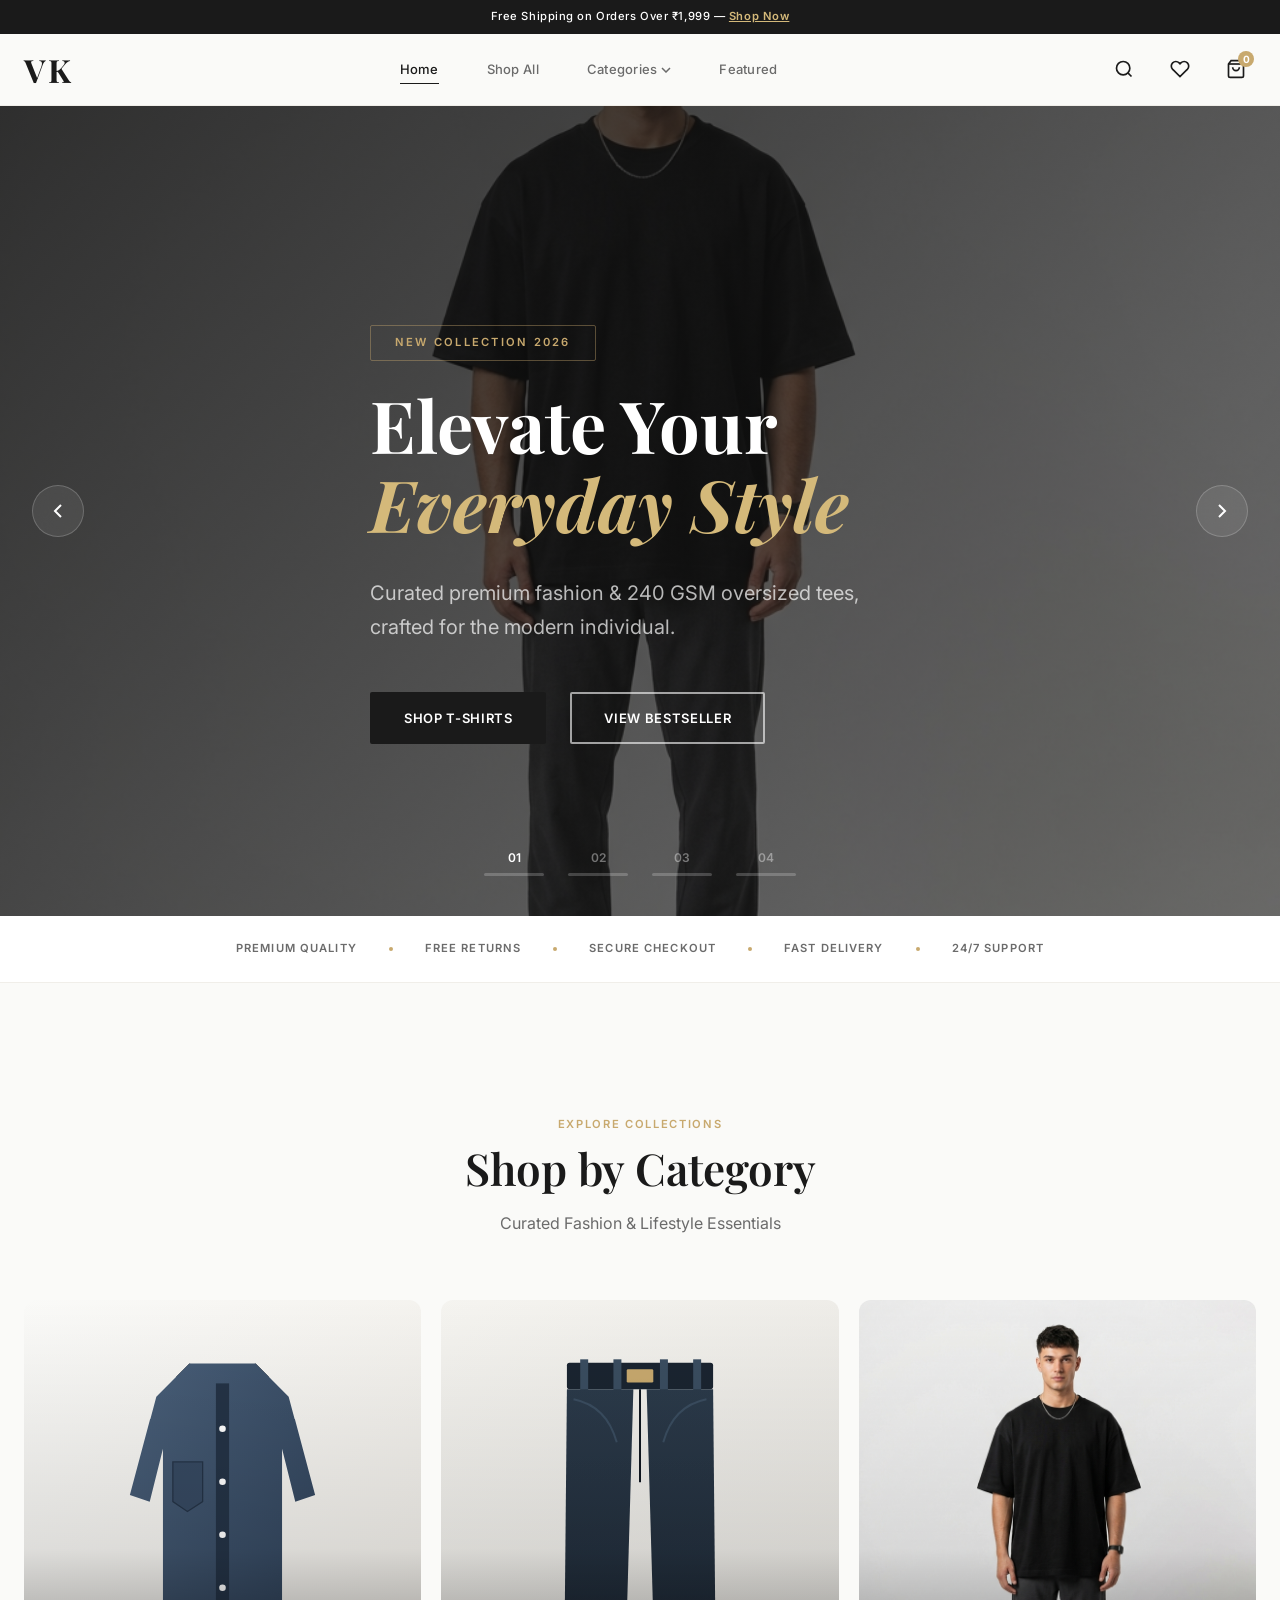
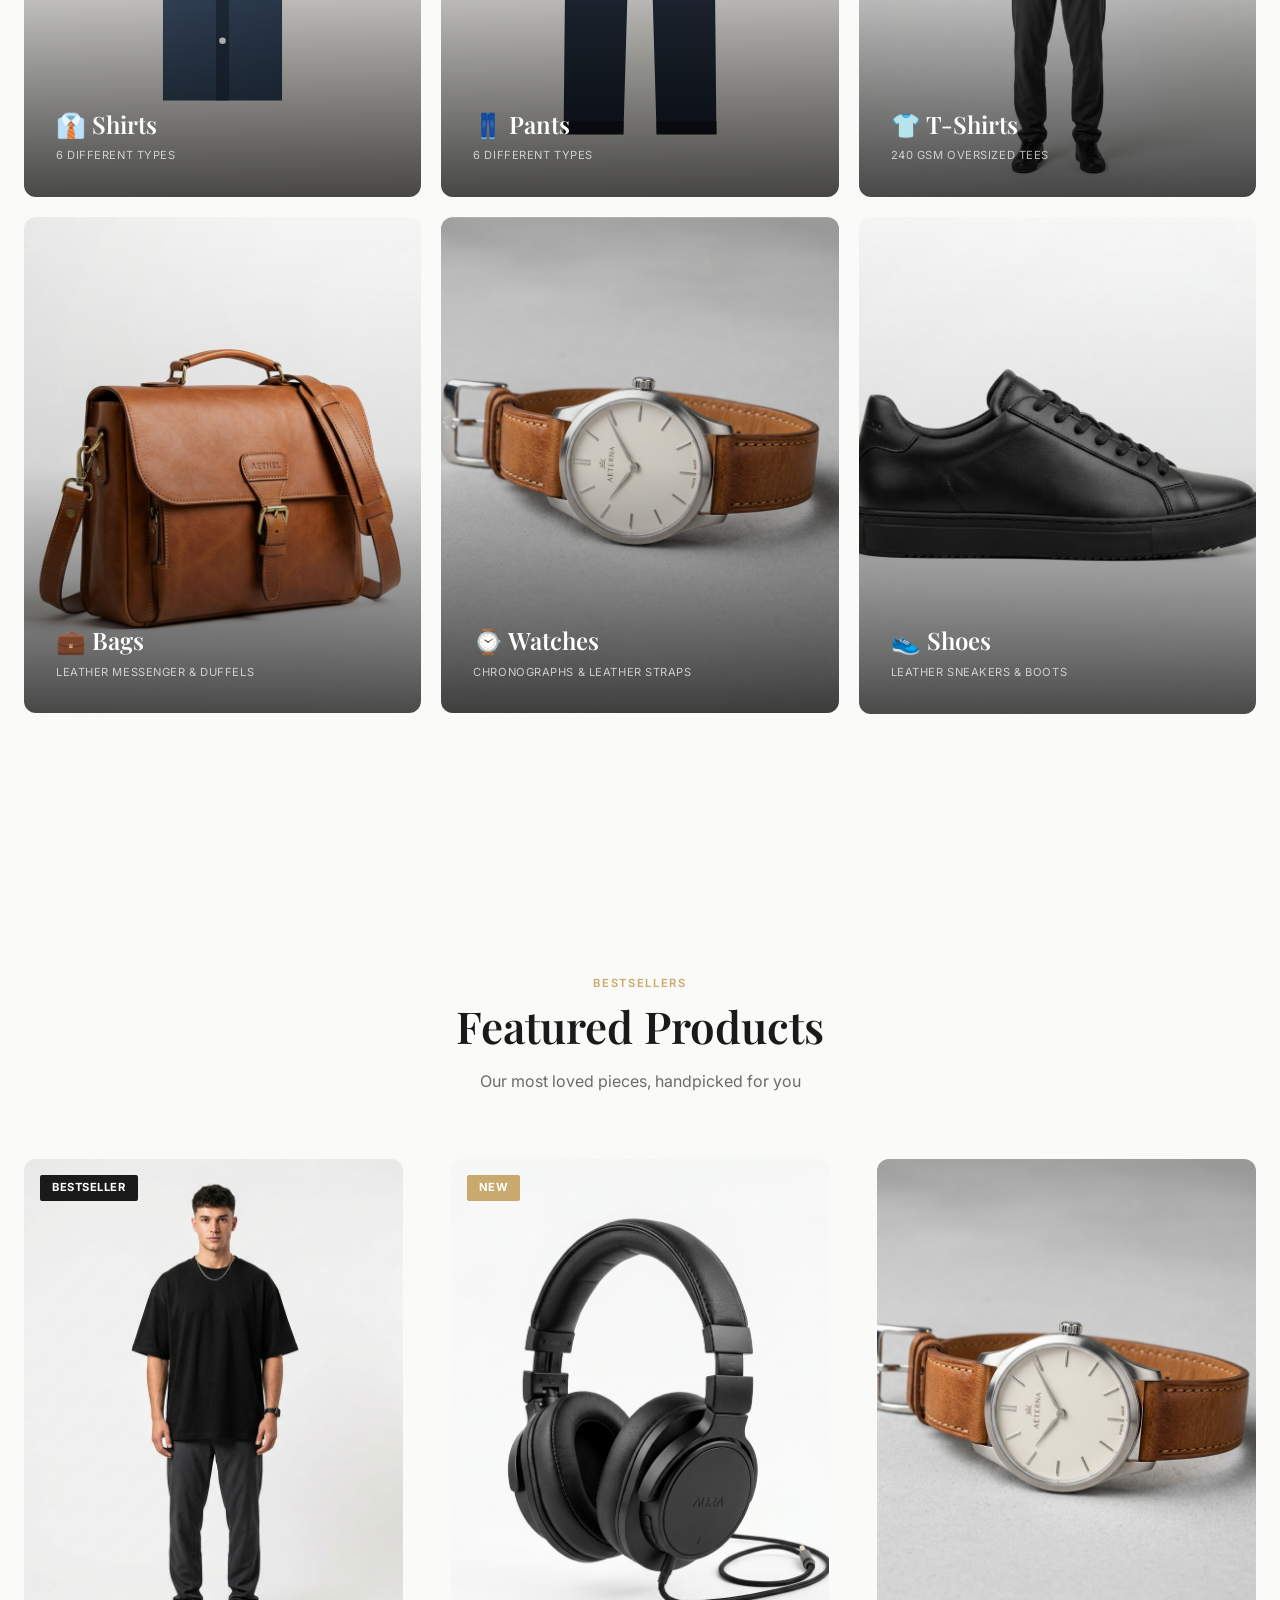
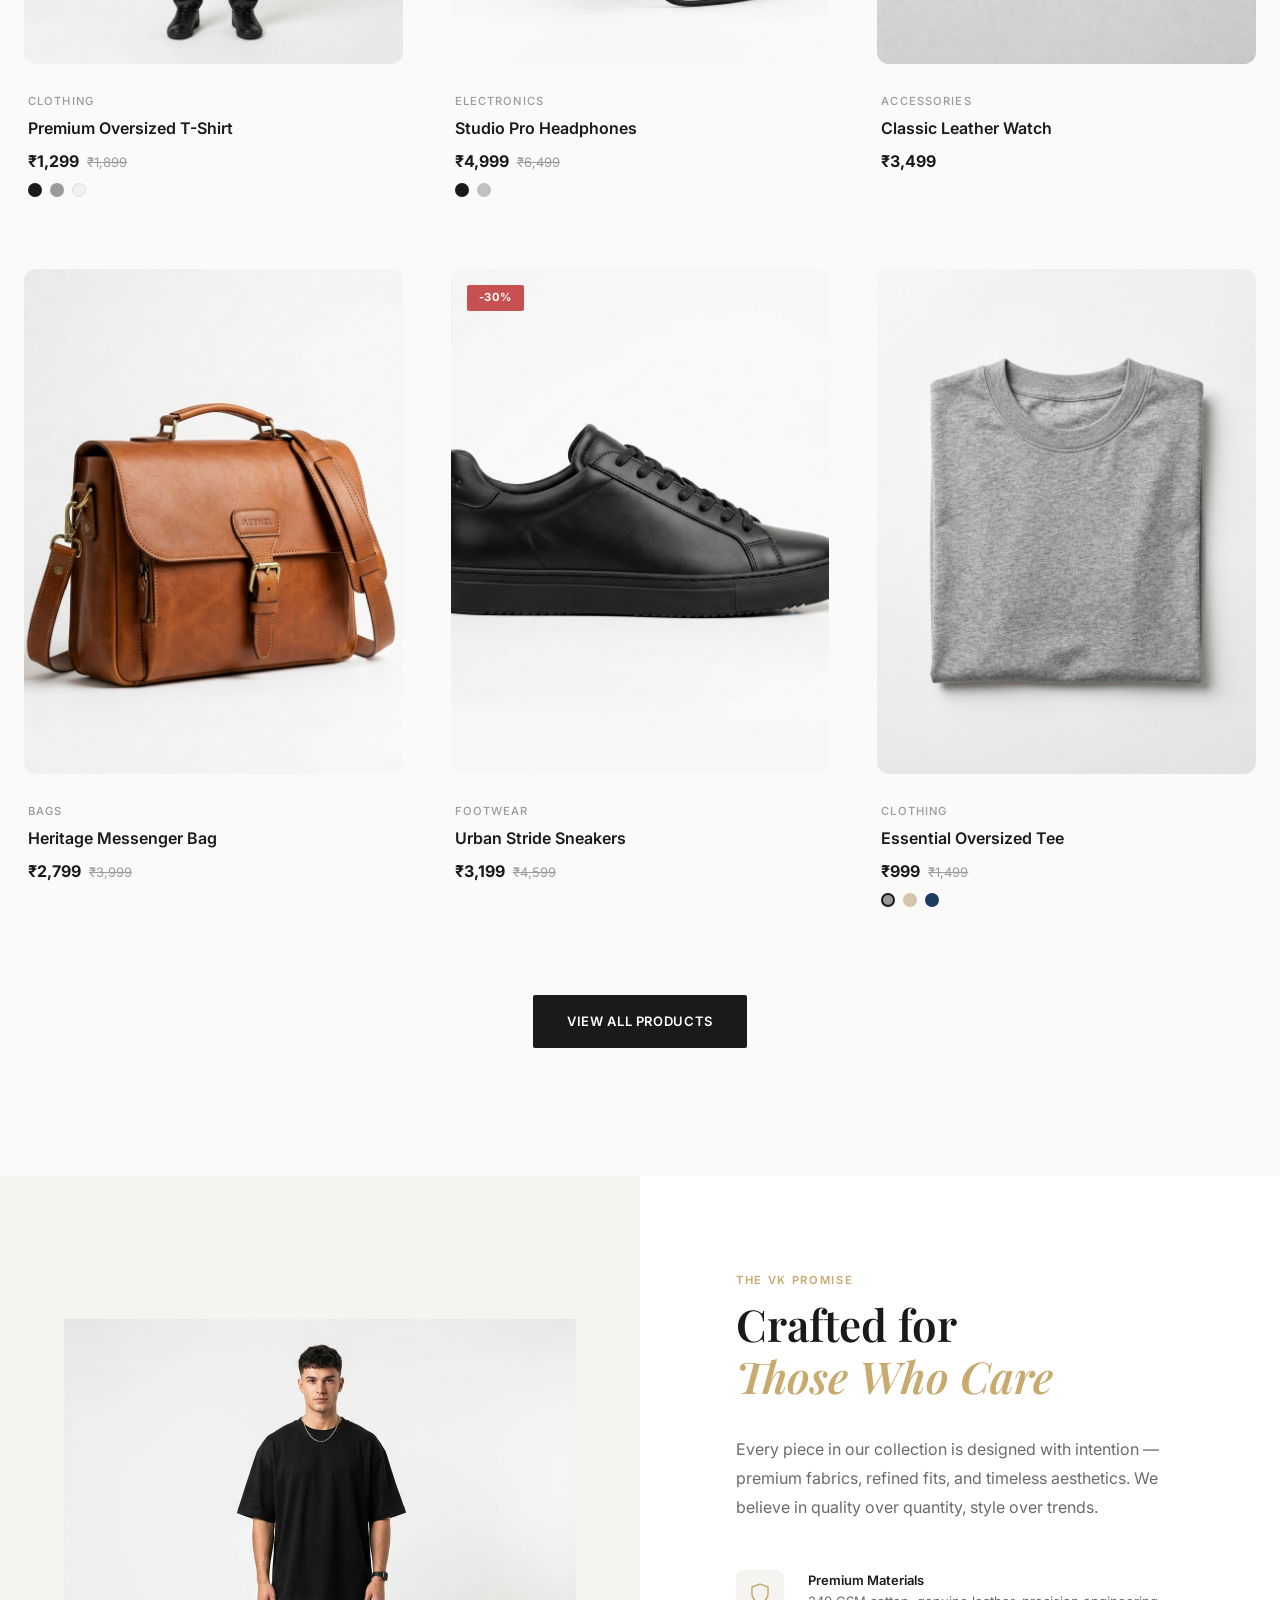
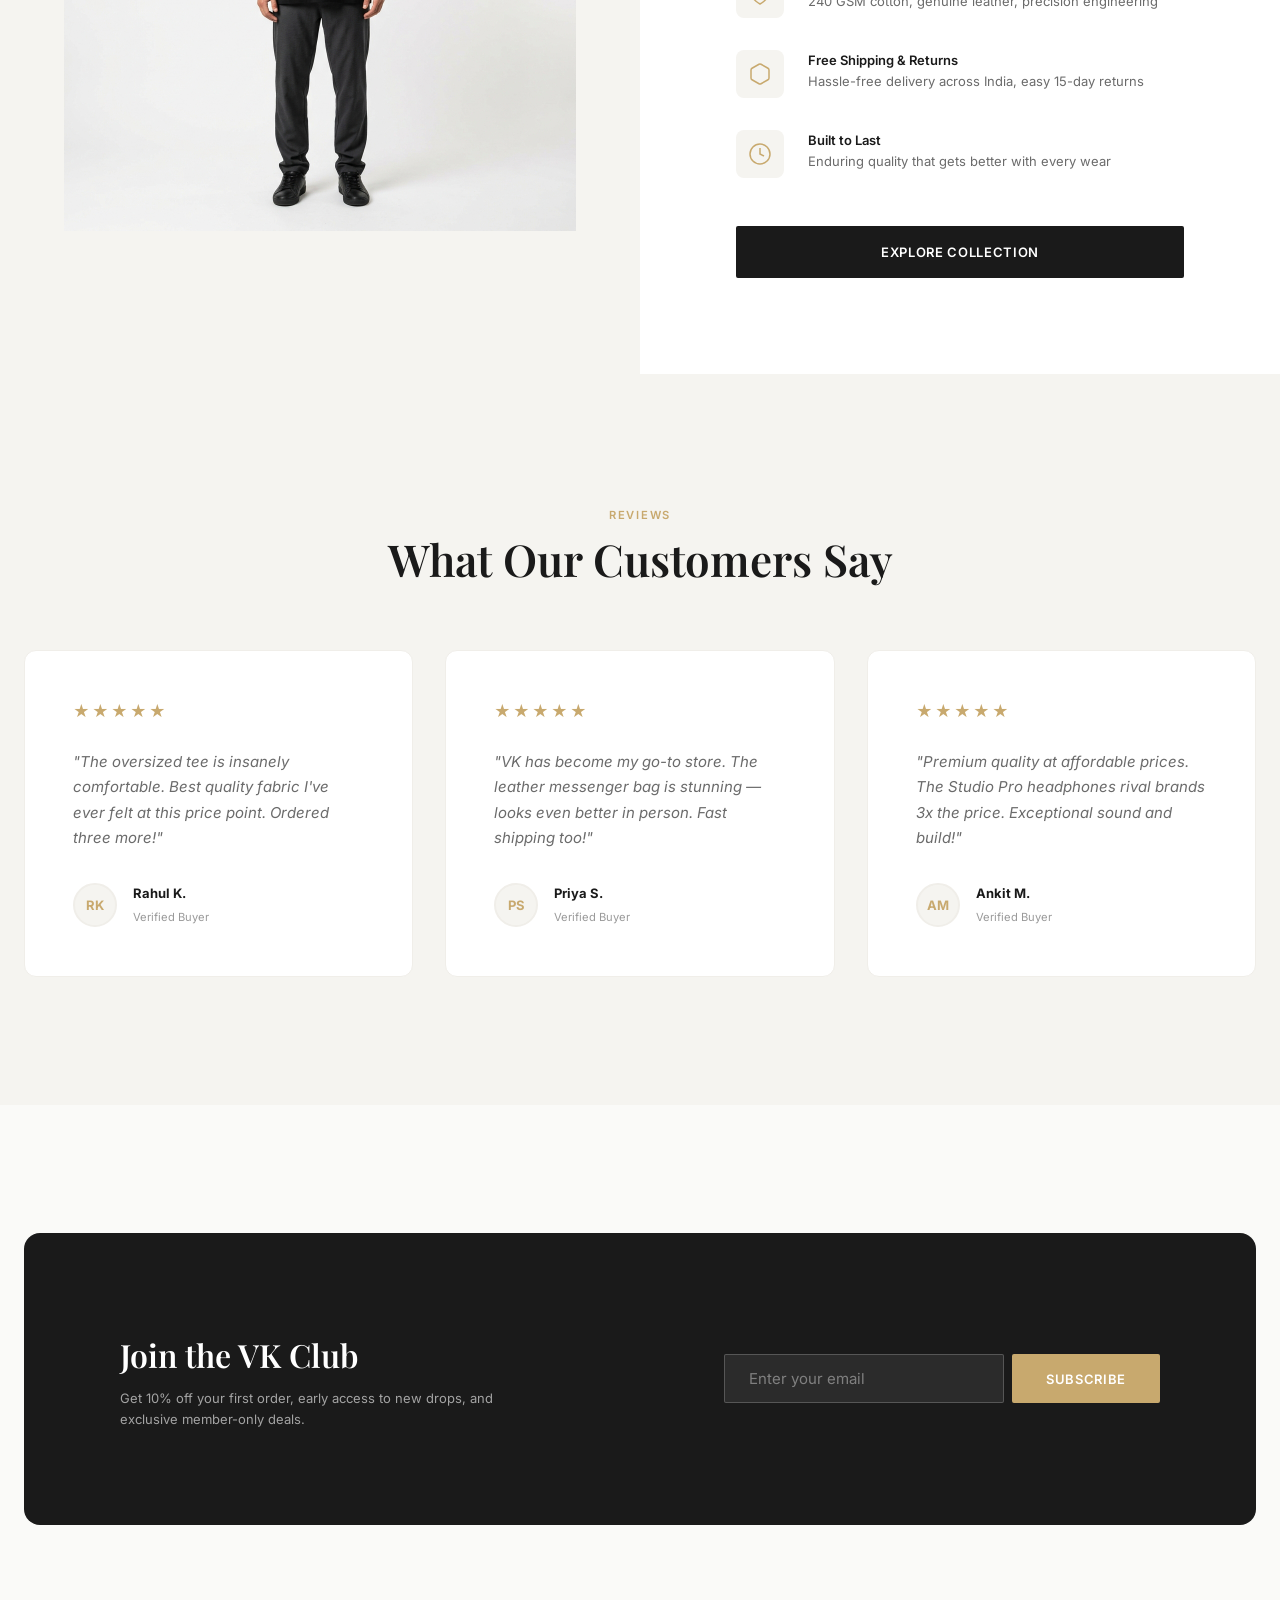
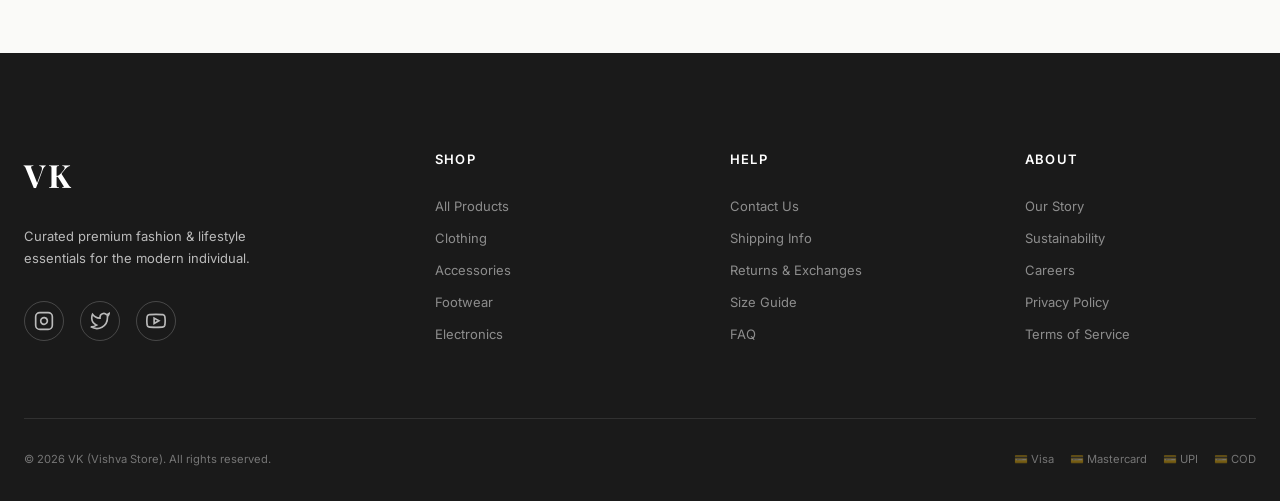
<file: index.html>
<!DOCTYPE html>
<html lang="en">
<head>
    <meta charset="UTF-8">
    <meta name="viewport" content="width=device-width, initial-scale=1.0">
    <title>VK — Premium Fashion & Lifestyle Store</title>
    <meta name="description" content="VK (Vishva Store) — Discover premium oversized t-shirts, headphones, watches, bags, sneakers and more. Curated high-end fashion and lifestyle products.">
    <link rel="preconnect" href="https://fonts.googleapis.com">
    <link rel="preconnect" href="https://fonts.gstatic.com" crossorigin>
    <link href="https://fonts.googleapis.com/css2?family=Inter:wght@300;400;500;600;700;800;900&family=Playfair+Display:ital,wght@0,400;0,500;0,600;0,700;1,400;1,500&display=swap" rel="stylesheet">
    <link rel="stylesheet" href="styles.css">
</head>
<body>
    <!-- Announcement Bar -->
    <div class="announcement-bar" id="announcement-bar">
        <p>Free Shipping on Orders Over ₹1,999 — <a href="shop.html">Shop Now</a></p>
    </div>

    <!-- Navigation -->
    <header class="header" id="main-header">
        <nav class="nav container">
            <button class="nav__menu-btn" id="menu-toggle" aria-label="Toggle menu">
                <span></span><span></span><span></span>
            </button>
            <a href="index.html" class="nav__logo">VK</a>
            <ul class="nav__links" id="nav-links">
                <li><a href="index.html" class="active">Home</a></li>
                <li><a href="shop.html">Shop All</a></li>
                <li class="nav__dropdown">
                    <a href="#">Categories <svg width="10" height="6" viewBox="0 0 10 6"><path d="M1 1l4 4 4-4" stroke="currentColor" stroke-width="1.5" fill="none"/></svg></a>
                    <div class="nav__dropdown-menu">
                        <a href="shop.html#clothing">Clothing</a>
                        <a href="shop.html#accessories">Accessories</a>
                        <a href="shop.html#footwear">Footwear</a>
                        <a href="shop.html#electronics">Electronics</a>
                    </div>
                </li>
                <li><a href="product.html">Featured</a></li>
            </ul>
            <div class="nav__actions">
                <button class="nav__action-btn" id="search-toggle" aria-label="Search">
                    <svg width="20" height="20" viewBox="0 0 24 24" fill="none" stroke="currentColor" stroke-width="2"><circle cx="11" cy="11" r="8"/><line x1="21" y1="21" x2="16.65" y2="16.65"/></svg>
                </button>
                <button class="nav__action-btn" id="wishlist-btn" aria-label="Wishlist">
                    <svg width="20" height="20" viewBox="0 0 24 24" fill="none" stroke="currentColor" stroke-width="2"><path d="M20.84 4.61a5.5 5.5 0 0 0-7.78 0L12 5.67l-1.06-1.06a5.5 5.5 0 0 0-7.78 7.78l1.06 1.06L12 21.23l7.78-7.78 1.06-1.06a5.5 5.5 0 0 0 0-7.78z"/></svg>
                </button>
                <button class="nav__action-btn cart-btn" id="cart-btn" aria-label="Cart">
                    <svg width="20" height="20" viewBox="0 0 24 24" fill="none" stroke="currentColor" stroke-width="2"><path d="M6 2L3 6v14a2 2 0 002 2h14a2 2 0 002-2V6l-3-4z"/><line x1="3" y1="6" x2="21" y2="6"/><path d="M16 10a4 4 0 01-8 0"/></svg>
                    <span class="cart-count">0</span>
                </button>
            </div>
        </nav>
    </header>

    <!-- Search Overlay -->
    <div class="search-overlay" id="search-overlay">
        <div class="search-overlay__inner">
            <input type="text" placeholder="Search for products..." id="search-input" class="search-overlay__input">
            <button class="search-overlay__close" id="search-close">&times;</button>
        </div>
    </div>

    <!-- Mobile Menu -->
    <div class="mobile-menu" id="mobile-menu">
        <div class="mobile-menu__inner">
            <button class="mobile-menu__close" id="mobile-close">&times;</button>
            <ul class="mobile-menu__links">
                <li><a href="index.html">Home</a></li>
                <li><a href="shop.html">Shop All</a></li>
                <li><a href="shop.html#clothing">Clothing</a></li>
                <li><a href="shop.html#accessories">Accessories</a></li>
                <li><a href="shop.html#footwear">Footwear</a></li>
                <li><a href="shop.html#electronics">Electronics</a></li>
                <li><a href="product.html">Featured</a></li>
            </ul>
        </div>
    </div>

    <!-- ANIMATED HERO BANNER SLIDER -->
    <section class="hero-slider" id="hero-slider">
        <div class="hero-slides">
            <!-- Slide 1 -->
            <div class="hero-slide active" id="slide-1">
                <div class="hero-slide__bg" style="background-image: linear-gradient(135deg, rgba(13,13,13,0.85) 0%, rgba(26,26,26,0.6) 100%), url('images/black-tshirt.png');"></div>
                <div class="hero-slide__content container">
                    <span class="hero-slide__tag">New Collection 2026</span>
                    <h1 class="hero-slide__title">Elevate Your <br><em>Everyday Style</em></h1>
                    <p class="hero-slide__subtitle">Curated premium fashion & 240 GSM oversized tees, crafted for the modern individual.</p>
                    <div class="hero-slide__cta">
                        <a href="shop.html?filter=tshirts" class="btn btn--primary">Shop T-Shirts</a>
                        <a href="product.html" class="btn btn--outline">View Bestseller</a>
                    </div>
                </div>
            </div>

            <!-- Slide 2 -->
            <div class="hero-slide" id="slide-2">
                <div class="hero-slide__bg" style="background-image: linear-gradient(135deg, rgba(13,13,13,0.85) 0%, rgba(26,26,26,0.6) 100%), url('images/watch.png');"></div>
                <div class="hero-slide__content container">
                    <span class="hero-slide__tag" style="color: #C8A96E; border-color: rgba(200,169,110,0.5);">Luxury Timepieces & Bags</span>
                    <h1 class="hero-slide__title">Timeless Precision <br><em>& Leather Craft</em></h1>
                    <p class="hero-slide__subtitle">Handcrafted tan leather messenger bags and chronograph watches built to endure.</p>
                    <div class="hero-slide__cta">
                        <a href="shop.html?filter=watches" class="btn btn--primary" style="background: #C8A96E; border-color: #C8A96E;">Explore Watches</a>
                        <a href="shop.html?filter=bags" class="btn btn--outline">View Bags</a>
                    </div>
                </div>
            </div>

            <!-- Slide 3 -->
            <div class="hero-slide" id="slide-3">
                <div class="hero-slide__bg" style="background-image: linear-gradient(135deg, rgba(13,13,13,0.85) 0%, rgba(26,26,26,0.6) 100%), url('images/sneakers.png');"></div>
                <div class="hero-slide__content container">
                    <span class="hero-slide__tag" style="color: #C75050; border-color: rgba(199,80,80,0.5);">Limited Drop — Up to 30% OFF</span>
                    <h1 class="hero-slide__title">Urban Footwear <br><em>& Streetwear</em></h1>
                    <p class="hero-slide__subtitle">Urban Stride leather sneakers and handcrafted Chelsea boots for effortless steps.</p>
                    <div class="hero-slide__cta">
                        <a href="shop.html?filter=shoes" class="btn btn--primary">Shop Footwear</a>
                        <a href="shop.html" class="btn btn--outline">View Sale</a>
                    </div>
                </div>
            </div>

            <!-- Slide 4 -->
            <div class="hero-slide" id="slide-4">
                <div class="hero-slide__bg" style="background-image: linear-gradient(135deg, rgba(13,13,13,0.85) 0%, rgba(26,26,26,0.6) 100%), url('images/gray-tshirt.png');"></div>
                <div class="hero-slide__content container">
                    <span class="hero-slide__tag">Executive Collection</span>
                    <h1 class="hero-slide__title">Italian Linen <br><em>& Oxford Shirts</em></h1>
                    <p class="hero-slide__subtitle">Breathable linen button-downs and formal satin silk shirts designed for distinction.</p>
                    <div class="hero-slide__cta">
                        <a href="shop.html?filter=shirts" class="btn btn--primary">Shop Shirts</a>
                        <a href="shop.html" class="btn btn--outline">All 25 Items</a>
                    </div>
                </div>
            </div>
        </div>

        <!-- Slider Controls -->
        <button class="hero-slider__btn hero-slider__btn--prev" id="slider-prev" aria-label="Previous Slide">
            <svg width="24" height="24" viewBox="0 0 24 24" fill="none" stroke="currentColor" stroke-width="2"><polyline points="15 18 9 12 15 6"/></svg>
        </button>
        <button class="hero-slider__btn hero-slider__btn--next" id="slider-next" aria-label="Next Slide">
            <svg width="24" height="24" viewBox="0 0 24 24" fill="none" stroke="currentColor" stroke-width="2"><polyline points="9 18 15 12 9 6"/></svg>
        </button>

        <!-- Slider Indicators & Progress Line -->
        <div class="hero-slider__indicators" id="slider-indicators">
            <div class="hero-indicator active" data-slide="0">
                <span>01</span>
                <div class="hero-indicator__bar"><div class="hero-indicator__progress"></div></div>
            </div>
            <div class="hero-indicator" data-slide="1">
                <span>02</span>
                <div class="hero-indicator__bar"><div class="hero-indicator__progress"></div></div>
            </div>
            <div class="hero-indicator" data-slide="2">
                <span>03</span>
                <div class="hero-indicator__bar"><div class="hero-indicator__progress"></div></div>
            </div>
            <div class="hero-indicator" data-slide="3">
                <span>04</span>
                <div class="hero-indicator__bar"><div class="hero-indicator__progress"></div></div>
            </div>
        </div>
    </section>

    <!-- Brand Bar -->
    <section class="brand-bar">
        <div class="container">
            <div class="brand-bar__inner">
                <span>Premium Quality</span>
                <span class="brand-bar__dot"></span>
                <span>Free Returns</span>
                <span class="brand-bar__dot"></span>
                <span>Secure Checkout</span>
                <span class="brand-bar__dot"></span>
                <span>Fast Delivery</span>
                <span class="brand-bar__dot"></span>
                <span>24/7 Support</span>
            </div>
        </div>
    </section>

    <!-- Categories Section -->
    <section class="categories section" id="categories">
        <div class="container">
            <div class="section__header">
                <span class="section__tag">Explore Collections</span>
                <h2 class="section__title">Shop by Category</h2>
                <p class="section__desc">Curated Fashion & Lifestyle Essentials</p>
            </div>
            <div class="categories__grid" style="grid-template-columns: repeat(3, 1fr); gap: 20px;">
                <a href="shop.html?filter=shirts" class="category-card" id="cat-shirts">
                    <div class="category-card__img" style="background-image: url('images/shirt.svg')"></div>
                    <div class="category-card__overlay">
                        <h3>👔 Shirts</h3>
                        <span>6 Different Types</span>
                    </div>
                </a>
                <a href="shop.html?filter=pants" class="category-card" id="cat-pants">
                    <div class="category-card__img" style="background-image: url('images/pants.svg')"></div>
                    <div class="category-card__overlay">
                        <h3>👖 Pants</h3>
                        <span>6 Different Types</span>
                    </div>
                </a>
                <a href="shop.html?filter=tshirts" class="category-card" id="cat-tshirts">
                    <div class="category-card__img" style="background-image: url('images/black-tshirt.png')"></div>
                    <div class="category-card__overlay">
                        <h3>👕 T-Shirts</h3>
                        <span>240 GSM Oversized Tees</span>
                    </div>
                </a>
                <a href="shop.html?filter=bags" class="category-card" id="cat-bags">
                    <div class="category-card__img" style="background-image: url('images/leather-bag.png')"></div>
                    <div class="category-card__overlay">
                        <h3>💼 Bags</h3>
                        <span>Leather Messenger & Duffels</span>
                    </div>
                </a>
                <a href="shop.html?filter=watches" class="category-card" id="cat-watches">
                    <div class="category-card__img" style="background-image: url('images/watch.png')"></div>
                    <div class="category-card__overlay">
                        <h3>⌚ Watches</h3>
                        <span>Chronographs & Leather Straps</span>
                    </div>
                </a>
                <a href="shop.html?filter=shoes" class="category-card" id="cat-shoes">
                    <div class="category-card__img" style="background-image: url('images/sneakers.png')"></div>
                    <div class="category-card__overlay">
                        <h3>👟 Shoes</h3>
                        <span>Leather Sneakers & Boots</span>
                    </div>
                </a>
            </div>
        </div>
    </section>

    <!-- Featured Products -->
    <section class="featured section" id="featured-products">
        <div class="container">
            <div class="section__header">
                <span class="section__tag">Bestsellers</span>
                <h2 class="section__title">Featured Products</h2>
                <p class="section__desc">Our most loved pieces, handpicked for you</p>
            </div>
            <div class="products-grid">
                <article class="product-card" id="product-1">
                    <a href="product.html" class="product-card__link">
                        <div class="product-card__img-wrap">
                            <img src="images/black-tshirt.png" alt="Premium Oversized T-Shirt - Black" class="product-card__img" loading="lazy">
                            <span class="product-card__badge">Bestseller</span>
                            <div class="product-card__actions">
                                <button class="product-card__action" aria-label="Quick view">
                                    <svg width="18" height="18" viewBox="0 0 24 24" fill="none" stroke="currentColor" stroke-width="2"><path d="M1 12s4-8 11-8 11 8 11 8-4 8-11 8-11-8-11-8z"/><circle cx="12" cy="12" r="3"/></svg>
                                </button>
                                <button class="product-card__action" aria-label="Add to wishlist">
                                    <svg width="18" height="18" viewBox="0 0 24 24" fill="none" stroke="currentColor" stroke-width="2"><path d="M20.84 4.61a5.5 5.5 0 0 0-7.78 0L12 5.67l-1.06-1.06a5.5 5.5 0 0 0-7.78 7.78l1.06 1.06L12 21.23l7.78-7.78 1.06-1.06a5.5 5.5 0 0 0 0-7.78z"/></svg>
                                </button>
                            </div>
                        </div>
                        <div class="product-card__info">
                            <span class="product-card__category">Clothing</span>
                            <h3 class="product-card__title">Premium Oversized T-Shirt</h3>
                            <p class="product-card__price">
                                <span class="product-card__current-price">₹1,299</span>
                                <span class="product-card__old-price">₹1,899</span>
                            </p>
                            <div class="product-card__colors">
                                <span class="color-dot color-dot--black active"></span>
                                <span class="color-dot color-dot--gray"></span>
                                <span class="color-dot color-dot--white"></span>
                            </div>
                        </div>
                    </a>
                </article>

                <article class="product-card" id="product-2">
                    <a href="product.html" class="product-card__link">
                        <div class="product-card__img-wrap">
                            <img src="images/headphones.png" alt="Studio Pro Headphones" class="product-card__img" loading="lazy">
                            <span class="product-card__badge badge--new">New</span>
                            <div class="product-card__actions">
                                <button class="product-card__action" aria-label="Quick view">
                                    <svg width="18" height="18" viewBox="0 0 24 24" fill="none" stroke="currentColor" stroke-width="2"><path d="M1 12s4-8 11-8 11 8 11 8-4 8-11 8-11-8-11-8z"/><circle cx="12" cy="12" r="3"/></svg>
                                </button>
                                <button class="product-card__action" aria-label="Add to wishlist">
                                    <svg width="18" height="18" viewBox="0 0 24 24" fill="none" stroke="currentColor" stroke-width="2"><path d="M20.84 4.61a5.5 5.5 0 0 0-7.78 0L12 5.67l-1.06-1.06a5.5 5.5 0 0 0-7.78 7.78l1.06 1.06L12 21.23l7.78-7.78 1.06-1.06a5.5 5.5 0 0 0 0-7.78z"/></svg>
                                </button>
                            </div>
                        </div>
                        <div class="product-card__info">
                            <span class="product-card__category">Electronics</span>
                            <h3 class="product-card__title">Studio Pro Headphones</h3>
                            <p class="product-card__price">
                                <span class="product-card__current-price">₹4,999</span>
                                <span class="product-card__old-price">₹6,499</span>
                            </p>
                            <div class="product-card__colors">
                                <span class="color-dot color-dot--black active"></span>
                                <span class="color-dot color-dot--silver"></span>
                            </div>
                        </div>
                    </a>
                </article>

                <article class="product-card" id="product-3">
                    <a href="product.html" class="product-card__link">
                        <div class="product-card__img-wrap">
                            <img src="images/watch.png" alt="Classic Leather Watch" class="product-card__img" loading="lazy">
                            <div class="product-card__actions">
                                <button class="product-card__action" aria-label="Quick view">
                                    <svg width="18" height="18" viewBox="0 0 24 24" fill="none" stroke="currentColor" stroke-width="2"><path d="M1 12s4-8 11-8 11 8 11 8-4 8-11 8-11-8-11-8z"/><circle cx="12" cy="12" r="3"/></svg>
                                </button>
                                <button class="product-card__action" aria-label="Add to wishlist">
                                    <svg width="18" height="18" viewBox="0 0 24 24" fill="none" stroke="currentColor" stroke-width="2"><path d="M20.84 4.61a5.5 5.5 0 0 0-7.78 0L12 5.67l-1.06-1.06a5.5 5.5 0 0 0-7.78 7.78l1.06 1.06L12 21.23l7.78-7.78 1.06-1.06a5.5 5.5 0 0 0 0-7.78z"/></svg>
                                </button>
                            </div>
                        </div>
                        <div class="product-card__info">
                            <span class="product-card__category">Accessories</span>
                            <h3 class="product-card__title">Classic Leather Watch</h3>
                            <p class="product-card__price">
                                <span class="product-card__current-price">₹3,499</span>
                            </p>
                        </div>
                    </a>
                </article>

                <article class="product-card" id="product-4">
                    <a href="product.html" class="product-card__link">
                        <div class="product-card__img-wrap">
                            <img src="images/leather-bag.png" alt="Heritage Messenger Bag" class="product-card__img" loading="lazy">
                            <div class="product-card__actions">
                                <button class="product-card__action" aria-label="Quick view">
                                    <svg width="18" height="18" viewBox="0 0 24 24" fill="none" stroke="currentColor" stroke-width="2"><path d="M1 12s4-8 11-8 11 8 11 8-4 8-11 8-11-8-11-8z"/><circle cx="12" cy="12" r="3"/></svg>
                                </button>
                                <button class="product-card__action" aria-label="Add to wishlist">
                                    <svg width="18" height="18" viewBox="0 0 24 24" fill="none" stroke="currentColor" stroke-width="2"><path d="M20.84 4.61a5.5 5.5 0 0 0-7.78 0L12 5.67l-1.06-1.06a5.5 5.5 0 0 0-7.78 7.78l1.06 1.06L12 21.23l7.78-7.78 1.06-1.06a5.5 5.5 0 0 0 0-7.78z"/></svg>
                                </button>
                            </div>
                        </div>
                        <div class="product-card__info">
                            <span class="product-card__category">Bags</span>
                            <h3 class="product-card__title">Heritage Messenger Bag</h3>
                            <p class="product-card__price">
                                <span class="product-card__current-price">₹2,799</span>
                                <span class="product-card__old-price">₹3,999</span>
                            </p>
                        </div>
                    </a>
                </article>

                <article class="product-card" id="product-5">
                    <a href="product.html" class="product-card__link">
                        <div class="product-card__img-wrap">
                            <img src="images/sneakers.png" alt="Urban Stride Sneakers" class="product-card__img" loading="lazy">
                            <span class="product-card__badge badge--sale">-30%</span>
                            <div class="product-card__actions">
                                <button class="product-card__action" aria-label="Quick view">
                                    <svg width="18" height="18" viewBox="0 0 24 24" fill="none" stroke="currentColor" stroke-width="2"><path d="M1 12s4-8 11-8 11 8 11 8-4 8-11 8-11-8-11-8z"/><circle cx="12" cy="12" r="3"/></svg>
                                </button>
                                <button class="product-card__action" aria-label="Add to wishlist">
                                    <svg width="18" height="18" viewBox="0 0 24 24" fill="none" stroke="currentColor" stroke-width="2"><path d="M20.84 4.61a5.5 5.5 0 0 0-7.78 0L12 5.67l-1.06-1.06a5.5 5.5 0 0 0-7.78 7.78l1.06 1.06L12 21.23l7.78-7.78 1.06-1.06a5.5 5.5 0 0 0 0-7.78z"/></svg>
                                </button>
                            </div>
                        </div>
                        <div class="product-card__info">
                            <span class="product-card__category">Footwear</span>
                            <h3 class="product-card__title">Urban Stride Sneakers</h3>
                            <p class="product-card__price">
                                <span class="product-card__current-price">₹3,199</span>
                                <span class="product-card__old-price">₹4,599</span>
                            </p>
                        </div>
                    </a>
                </article>

                <article class="product-card" id="product-6">
                    <a href="product.html" class="product-card__link">
                        <div class="product-card__img-wrap">
                            <img src="images/gray-tshirt.png" alt="Essential Oversized Tee - Gray" class="product-card__img" loading="lazy">
                            <div class="product-card__actions">
                                <button class="product-card__action" aria-label="Quick view">
                                    <svg width="18" height="18" viewBox="0 0 24 24" fill="none" stroke="currentColor" stroke-width="2"><path d="M1 12s4-8 11-8 11 8 11 8-4 8-11 8-11-8-11-8z"/><circle cx="12" cy="12" r="3"/></svg>
                                </button>
                                <button class="product-card__action" aria-label="Add to wishlist">
                                    <svg width="18" height="18" viewBox="0 0 24 24" fill="none" stroke="currentColor" stroke-width="2"><path d="M20.84 4.61a5.5 5.5 0 0 0-7.78 0L12 5.67l-1.06-1.06a5.5 5.5 0 0 0-7.78 7.78l1.06 1.06L12 21.23l7.78-7.78 1.06-1.06a5.5 5.5 0 0 0 0-7.78z"/></svg>
                                </button>
                            </div>
                        </div>
                        <div class="product-card__info">
                            <span class="product-card__category">Clothing</span>
                            <h3 class="product-card__title">Essential Oversized Tee</h3>
                            <p class="product-card__price">
                                <span class="product-card__current-price">₹999</span>
                                <span class="product-card__old-price">₹1,499</span>
                            </p>
                            <div class="product-card__colors">
                                <span class="color-dot color-dot--gray active"></span>
                                <span class="color-dot color-dot--beige"></span>
                                <span class="color-dot color-dot--navy"></span>
                            </div>
                        </div>
                    </a>
                </article>
            </div>
            <div class="section__cta">
                <a href="shop.html" class="btn btn--primary">View All Products</a>
            </div>
        </div>
    </section>

    <!-- Editorial Banner -->
    <section class="editorial" id="editorial">
        <div class="editorial__split">
            <div class="editorial__image">
                <img src="images/black-tshirt.png" alt="VK Premium Collection" loading="lazy">
            </div>
            <div class="editorial__content">
                <span class="section__tag">The VK Promise</span>
                <h2 class="editorial__title">Crafted for <br><em>Those Who Care</em></h2>
                <p class="editorial__text">Every piece in our collection is designed with intention — premium fabrics, refined fits, and timeless aesthetics. We believe in quality over quantity, style over trends.</p>
                <div class="editorial__features">
                    <div class="editorial__feature">
                        <div class="editorial__feature-icon">
                            <svg width="24" height="24" viewBox="0 0 24 24" fill="none" stroke="currentColor" stroke-width="1.5"><path d="M12 22s8-4 8-10V5l-8-3-8 3v7c0 6 8 10 8 10z"/></svg>
                        </div>
                        <div>
                            <h4>Premium Materials</h4>
                            <p>240 GSM cotton, genuine leather, precision engineering</p>
                        </div>
                    </div>
                    <div class="editorial__feature">
                        <div class="editorial__feature-icon">
                            <svg width="24" height="24" viewBox="0 0 24 24" fill="none" stroke="currentColor" stroke-width="1.5"><path d="M21 16V8a2 2 0 00-1-1.73l-7-4a2 2 0 00-2 0l-7 4A2 2 0 003 8v8a2 2 0 001 1.73l7 4a2 2 0 002 0l7-4A2 2 0 0021 16z"/></svg>
                        </div>
                        <div>
                            <h4>Free Shipping & Returns</h4>
                            <p>Hassle-free delivery across India, easy 15-day returns</p>
                        </div>
                    </div>
                    <div class="editorial__feature">
                        <div class="editorial__feature-icon">
                            <svg width="24" height="24" viewBox="0 0 24 24" fill="none" stroke="currentColor" stroke-width="1.5"><circle cx="12" cy="12" r="10"/><path d="M12 6v6l4 2"/></svg>
                        </div>
                        <div>
                            <h4>Built to Last</h4>
                            <p>Enduring quality that gets better with every wear</p>
                        </div>
                    </div>
                </div>
                <a href="shop.html" class="btn btn--dark">Explore Collection</a>
            </div>
        </div>
    </section>

    <!-- Testimonials -->
    <section class="testimonials section" id="testimonials">
        <div class="container">
            <div class="section__header">
                <span class="section__tag">Reviews</span>
                <h2 class="section__title">What Our Customers Say</h2>
            </div>
            <div class="testimonials__grid">
                <div class="testimonial-card" id="testimonial-1">
                    <div class="testimonial-card__stars">★★★★★</div>
                    <p class="testimonial-card__text">"The oversized tee is insanely comfortable. Best quality fabric I've ever felt at this price point. Ordered three more!"</p>
                    <div class="testimonial-card__author">
                        <div class="testimonial-card__avatar">RK</div>
                        <div>
                            <strong>Rahul K.</strong>
                            <span>Verified Buyer</span>
                        </div>
                    </div>
                </div>
                <div class="testimonial-card" id="testimonial-2">
                    <div class="testimonial-card__stars">★★★★★</div>
                    <p class="testimonial-card__text">"VK has become my go-to store. The leather messenger bag is stunning — looks even better in person. Fast shipping too!"</p>
                    <div class="testimonial-card__author">
                        <div class="testimonial-card__avatar">PS</div>
                        <div>
                            <strong>Priya S.</strong>
                            <span>Verified Buyer</span>
                        </div>
                    </div>
                </div>
                <div class="testimonial-card" id="testimonial-3">
                    <div class="testimonial-card__stars">★★★★★</div>
                    <p class="testimonial-card__text">"Premium quality at affordable prices. The Studio Pro headphones rival brands 3x the price. Exceptional sound and build!"</p>
                    <div class="testimonial-card__author">
                        <div class="testimonial-card__avatar">AM</div>
                        <div>
                            <strong>Ankit M.</strong>
                            <span>Verified Buyer</span>
                        </div>
                    </div>
                </div>
            </div>
        </div>
    </section>

    <!-- Newsletter -->
    <section class="newsletter" id="newsletter">
        <div class="container">
            <div class="newsletter__inner">
                <div class="newsletter__content">
                    <h2>Join the VK Club</h2>
                    <p>Get 10% off your first order, early access to new drops, and exclusive member-only deals.</p>
                </div>
                <form class="newsletter__form" id="newsletter-form">
                    <input type="email" placeholder="Enter your email" required id="newsletter-email">
                    <button type="submit" class="btn btn--primary">Subscribe</button>
                </form>
            </div>
        </div>
    </section>

    <!-- Footer -->
    <footer class="footer" id="main-footer">
        <div class="container">
            <div class="footer__grid">
                <div class="footer__brand">
                    <a href="index.html" class="footer__logo">VK</a>
                    <p>Curated premium fashion & lifestyle essentials for the modern individual.</p>
                    <div class="footer__socials">
                        <a href="#" aria-label="Instagram">
                            <svg width="20" height="20" viewBox="0 0 24 24" fill="none" stroke="currentColor" stroke-width="2"><rect x="2" y="2" width="20" height="20" rx="5"/><path d="M16 11.37A4 4 0 1112.63 8 4 4 0 0116 11.37z"/><line x1="17.5" y1="6.5" x2="17.51" y2="6.5"/></svg>
                        </a>
                        <a href="#" aria-label="Twitter">
                            <svg width="20" height="20" viewBox="0 0 24 24" fill="none" stroke="currentColor" stroke-width="2"><path d="M23 3a10.9 10.9 0 01-3.14 1.53 4.48 4.48 0 00-7.86 3v1A10.66 10.66 0 013 4s-4 9 5 13a11.64 11.64 0 01-7 2c9 5 20 0 20-11.5a4.5 4.5 0 00-.08-.83A7.72 7.72 0 0023 3z"/></svg>
                        </a>
                        <a href="#" aria-label="YouTube">
                            <svg width="20" height="20" viewBox="0 0 24 24" fill="none" stroke="currentColor" stroke-width="2"><path d="M22.54 6.42a2.78 2.78 0 00-1.94-2C18.88 4 12 4 12 4s-6.88 0-8.6.46a2.78 2.78 0 00-1.94 2A29 29 0 001 11.75a29 29 0 00.46 5.33A2.78 2.78 0 003.4 19.1c1.72.46 8.6.46 8.6.46s6.88 0 8.6-.46a2.78 2.78 0 001.94-2 29 29 0 00.46-5.25 29 29 0 00-.46-5.33z"/><polygon points="9.75 15.02 15.5 11.75 9.75 8.48 9.75 15.02"/></svg>
                        </a>
                    </div>
                </div>
                <div class="footer__links">
                    <h4>Shop</h4>
                    <ul>
                        <li><a href="shop.html">All Products</a></li>
                        <li><a href="shop.html#clothing">Clothing</a></li>
                        <li><a href="shop.html#accessories">Accessories</a></li>
                        <li><a href="shop.html#footwear">Footwear</a></li>
                        <li><a href="shop.html#electronics">Electronics</a></li>
                    </ul>
                </div>
                <div class="footer__links">
                    <h4>Help</h4>
                    <ul>
                        <li><a href="#">Contact Us</a></li>
                        <li><a href="#">Shipping Info</a></li>
                        <li><a href="#">Returns & Exchanges</a></li>
                        <li><a href="#">Size Guide</a></li>
                        <li><a href="#">FAQ</a></li>
                    </ul>
                </div>
                <div class="footer__links">
                    <h4>About</h4>
                    <ul>
                        <li><a href="#">Our Story</a></li>
                        <li><a href="#">Sustainability</a></li>
                        <li><a href="#">Careers</a></li>
                        <li><a href="#">Privacy Policy</a></li>
                        <li><a href="#">Terms of Service</a></li>
                    </ul>
                </div>
            </div>
            <div class="footer__bottom">
                <p>&copy; 2026 VK (Vishva Store). All rights reserved.</p>
                <div class="footer__payments">
                    <span>💳 Visa</span>
                    <span>💳 Mastercard</span>
                    <span>💳 UPI</span>
                    <span>💳 COD</span>
                </div>
            </div>
        </div>
    </footer>

    <!-- Mobile Bottom Nav -->
    <nav class="mobile-bottom-nav" id="mobile-bottom-nav">
        <a href="index.html" class="mobile-bottom-nav__item active">
            <svg width="20" height="20" viewBox="0 0 24 24" fill="none" stroke="currentColor" stroke-width="2"><path d="M3 9l9-7 9 7v11a2 2 0 01-2 2H5a2 2 0 01-2-2z"/></svg>
            <span>Home</span>
        </a>
        <a href="shop.html" class="mobile-bottom-nav__item">
            <svg width="20" height="20" viewBox="0 0 24 24" fill="none" stroke="currentColor" stroke-width="2"><circle cx="9" cy="21" r="1"/><circle cx="20" cy="21" r="1"/><path d="M1 1h4l2.68 13.39a2 2 0 002 1.61h9.72a2 2 0 002-1.61L23 6H6"/></svg>
            <span>Shop</span>
        </a>
        <a href="#" class="mobile-bottom-nav__item">
            <svg width="20" height="20" viewBox="0 0 24 24" fill="none" stroke="currentColor" stroke-width="2"><circle cx="11" cy="11" r="8"/><line x1="21" y1="21" x2="16.65" y2="16.65"/></svg>
            <span>Search</span>
        </a>
        <a href="#" class="mobile-bottom-nav__item">
            <svg width="20" height="20" viewBox="0 0 24 24" fill="none" stroke="currentColor" stroke-width="2"><path d="M20.84 4.61a5.5 5.5 0 0 0-7.78 0L12 5.67l-1.06-1.06a5.5 5.5 0 0 0-7.78 7.78l1.06 1.06L12 21.23l7.78-7.78 1.06-1.06a5.5 5.5 0 0 0 0-7.78z"/></svg>
            <span>Wishlist</span>
        </a>
        <a href="checkout.html" class="mobile-bottom-nav__item">
            <svg width="20" height="20" viewBox="0 0 24 24" fill="none" stroke="currentColor" stroke-width="2"><path d="M20 21v-2a4 4 0 00-4-4H8a4 4 0 00-4 4v2"/><circle cx="12" cy="7" r="4"/></svg>
            <span>Account</span>
        </a>
    </nav>

    <script src="app.js"></script>
</body>
</html>
</file>
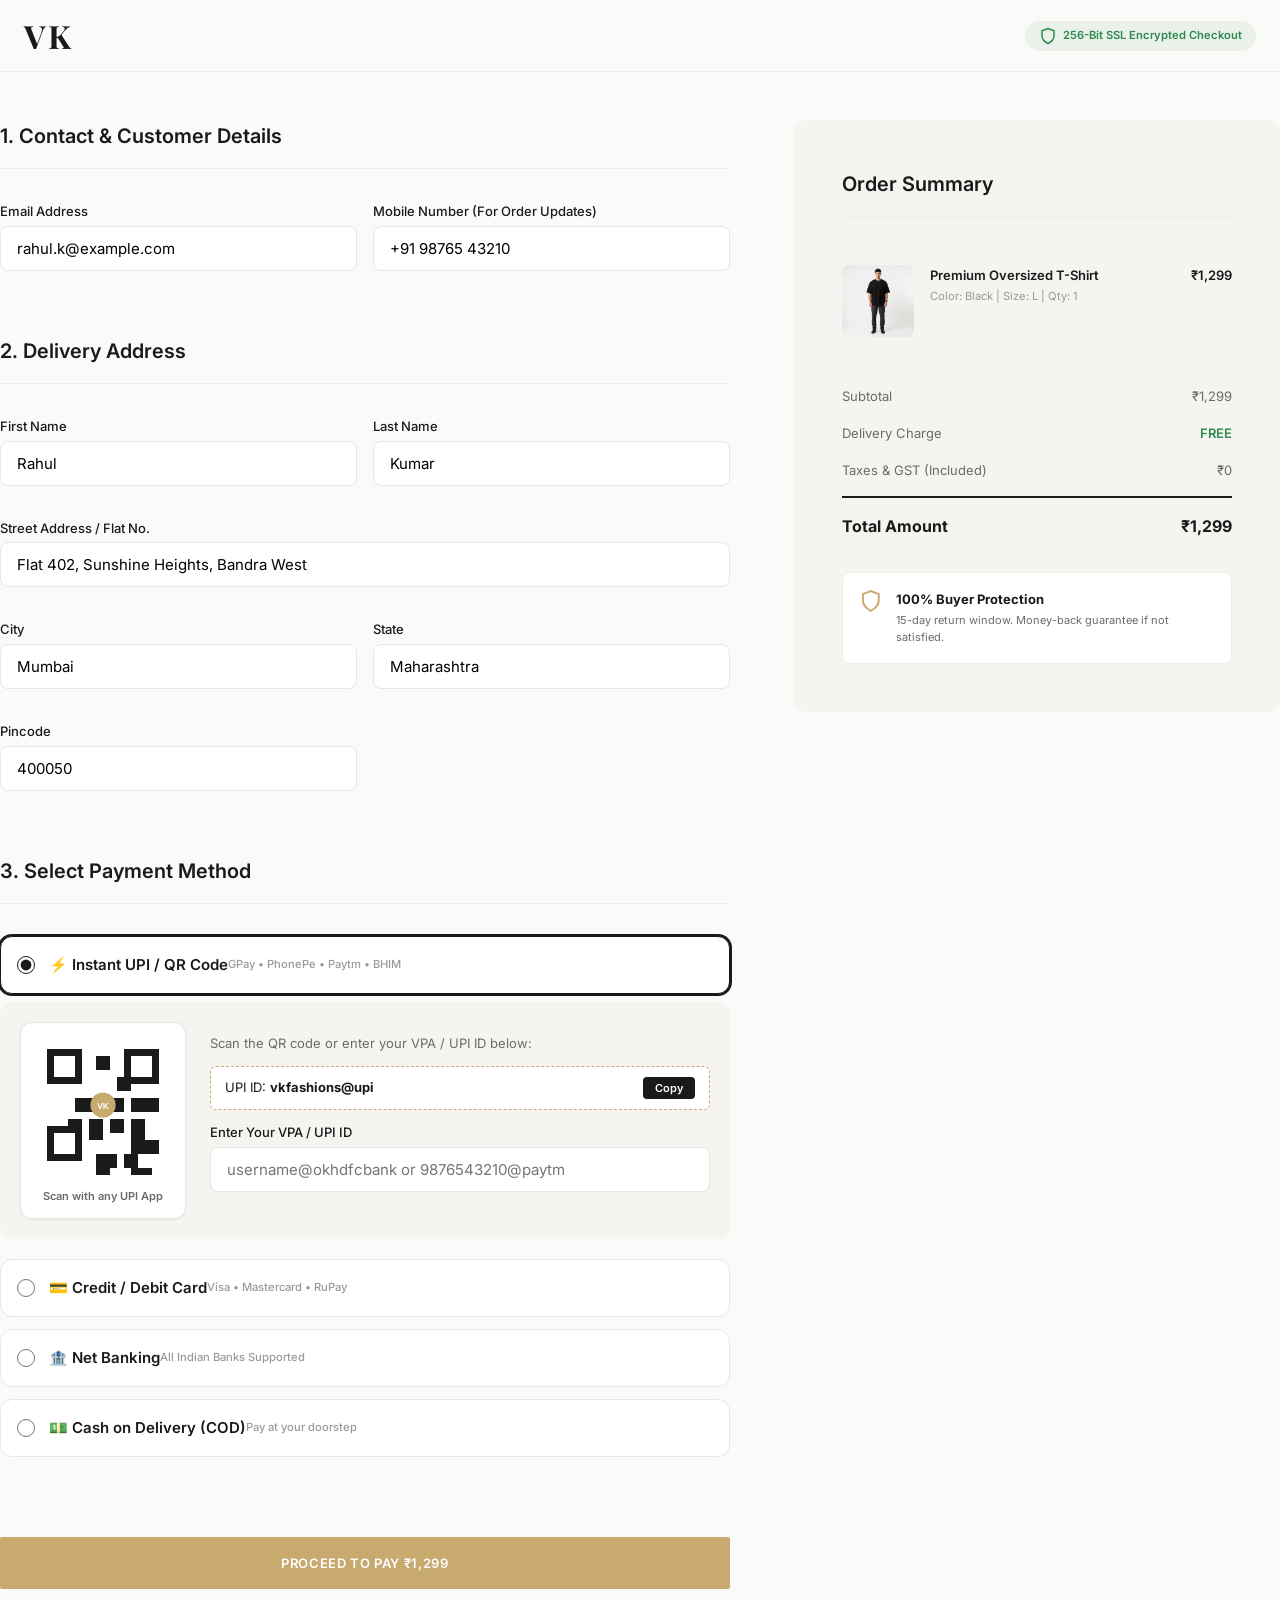
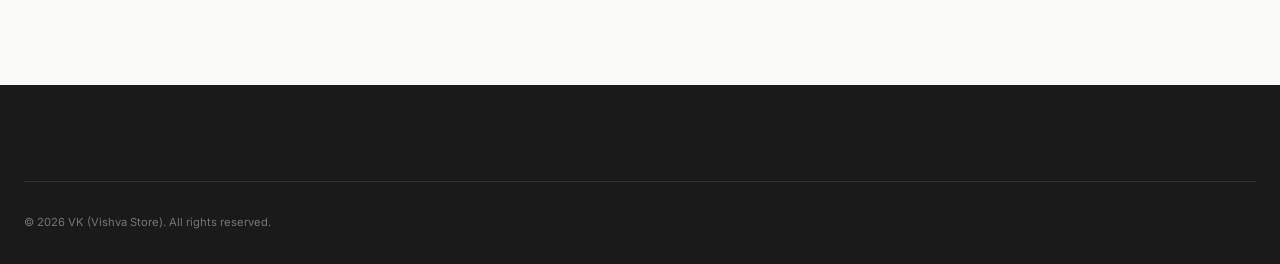
<file: checkout.html>
<!DOCTYPE html>
<html lang="en">
<head>
    <meta charset="UTF-8">
    <meta name="viewport" content="width=device-width, initial-scale=1.0">
    <title>Secure Checkout & Payment — VK Store</title>
    <meta name="description" content="Secure Checkout & Payment Gateway for VK Store. Support for UPI, Credit/Debit Cards, Net Banking, and Cash on Delivery.">
    <link rel="preconnect" href="https://fonts.googleapis.com">
    <link rel="preconnect" href="https://fonts.gstatic.com" crossorigin>
    <link href="https://fonts.googleapis.com/css2?family=Inter:wght@300;400;500;600;700;800;900&family=Playfair+Display:ital,wght@0,400;0,500;0,600;0,700;1,400;1,500&display=swap" rel="stylesheet">
    <link rel="stylesheet" href="styles.css">
</head>
<body>
    <!-- Header -->
    <header class="header" id="main-header">
        <nav class="nav container">
            <a href="index.html" class="nav__logo">VK</a>
            <div class="secure-badge">
                <svg width="18" height="18" viewBox="0 0 24 24" fill="none" stroke="#2D8A4E" stroke-width="2"><path d="M12 22s8-4 8-10V5l-8-3-8 3v7c0 6 8 10 8 10z"/></svg>
                <span>256-Bit SSL Encrypted Checkout</span>
            </div>
        </nav>
    </header>

    <section class="checkout section container">
        <div class="checkout__grid">
            <!-- Form Area -->
            <div class="checkout__main">
                <form id="checkout-form">
                    <!-- Contact Section -->
                    <div class="checkout__section">
                        <h2 class="checkout__section-title">1. Contact & Customer Details</h2>
                        <div class="form-grid">
                            <div class="form-group">
                                <label for="email">Email Address</label>
                                <input type="email" id="email" class="form-control" placeholder="customer@example.com" value="rahul.k@example.com" required>
                            </div>
                            <div class="form-group">
                                <label for="phone">Mobile Number (For Order Updates)</label>
                                <input type="tel" id="phone" class="form-control" placeholder="+91 98765 43210" value="+91 98765 43210" required>
                            </div>
                        </div>
                    </div>

                    <!-- Shipping Section -->
                    <div class="checkout__section">
                        <h2 class="checkout__section-title">2. Delivery Address</h2>
                        <div class="form-grid">
                            <div class="form-group">
                                <label for="first-name">First Name</label>
                                <input type="text" id="first-name" class="form-control" value="Rahul" required>
                            </div>
                            <div class="form-group">
                                <label for="last-name">Last Name</label>
                                <input type="text" id="last-name" class="form-control" value="Kumar" required>
                            </div>
                            <div class="form-group form-group--full">
                                <label for="address">Street Address / Flat No.</label>
                                <input type="text" id="address" class="form-control" value="Flat 402, Sunshine Heights, Bandra West" required>
                            </div>
                            <div class="form-group">
                                <label for="city">City</label>
                                <input type="text" id="city" class="form-control" value="Mumbai" required>
                            </div>
                            <div class="form-group">
                                <label for="state">State</label>
                                <input type="text" id="state" class="form-control" value="Maharashtra" required>
                            </div>
                            <div class="form-group">
                                <label for="pincode">Pincode</label>
                                <input type="text" id="pincode" class="form-control" value="400050" required>
                            </div>
                        </div>
                    </div>

                    <!-- Payment Method Section -->
                    <div class="checkout__section">
                        <h2 class="checkout__section-title">3. Select Payment Method</h2>
                        
                        <div class="payment-tabs">
                            <label class="payment-tab active">
                                <input type="radio" name="payment_method" value="upi" checked>
                                <div class="payment-tab__content">
                                    <div class="payment-tab__header">
                                        <span class="payment-tab__title">⚡ Instant UPI / QR Code</span>
                                        <span class="payment-badges">GPay • PhonePe • Paytm • BHIM</span>
                                    </div>
                                </div>
                            </label>

                            <!-- UPI Options Panel -->
                            <div class="payment-panel active" id="panel-upi">
                                <div class="upi-box">
                                    <div class="qr-code-wrap">
                                        <div class="qr-code-placeholder">
                                            <!-- SVG QR Code -->
                                            <svg width="140" height="140" viewBox="0 0 200 200" fill="none">
                                                <rect width="200" height="200" fill="#FFFFFF"/>
                                                <path d="M20 20h50v50H20V20zm10 10v30h30V30H30zm100-10h50v50h-50V20zm10 10v30h30V30h-30zM20 130h50v50H20v-50zm10 10v30h30v-30H30zm60-110h20v20H90V30zm30 30h20v20h-20V60zm-60 30h30v20H60V90zm40 0h30v20h-30V90zm40 0h40v20h-40V90zm-90 30h20v20H50v-20zm30 0h20v30H80v-30zm30 0h20v20h-20v-20zm30 0h20v50h-20v-50zm20 30h20v20h-20v-20zm-70 20h30v20H90v-20zm40 0h20v20h-20v-20zm-40 20h20v20H90v-20zm50 0h30v20h-30v-20z" fill="#1A1A1A"/>
                                                <circle cx="100" cy="100" r="18" fill="#C8A96E"/>
                                                <text x="100" y="105" font-family="Arial" font-size="12" font-weight="bold" fill="#FFF" text-anchor="middle">VK</text>
                                            </svg>
                                        </div>
                                        <span class="qr-caption">Scan with any UPI App</span>
                                    </div>
                                    <div class="upi-details">
                                        <p class="upi-instruction">Scan the QR code or enter your VPA / UPI ID below:</p>
                                        <div class="upi-id-copy">
                                            <span>UPI ID: <strong>vkfashions@upi</strong></span>
                                            <button type="button" class="btn-copy" id="copy-upi-btn">Copy</button>
                                        </div>
                                        <div class="form-group" style="margin-top: 12px;">
                                            <label for="upi-vpa">Enter Your VPA / UPI ID</label>
                                            <input type="text" id="upi-vpa" class="form-control" placeholder="username@okhdfcbank or 9876543210@paytm">
                                        </div>
                                    </div>
                                </div>
                            </div>

                            <label class="payment-tab">
                                <input type="radio" name="payment_method" value="card">
                                <div class="payment-tab__content">
                                    <div class="payment-tab__header">
                                        <span class="payment-tab__title">💳 Credit / Debit Card</span>
                                        <span class="payment-badges">Visa • Mastercard • RuPay</span>
                                    </div>
                                </div>
                            </label>

                            <!-- Card Options Panel -->
                            <div class="payment-panel" id="panel-card">
                                <!-- Interactive Visual Credit Card -->
                                <div class="credit-card-preview" id="card-preview">
                                    <div class="card-chip"></div>
                                    <div class="card-number-display" id="card-num-disp">•••• •••• •••• ••••</div>
                                    <div class="card-details-display">
                                        <div>
                                            <div class="card-label">CARD HOLDER</div>
                                            <div class="card-value-display" id="card-name-disp">RAHUL KUMAR</div>
                                        </div>
                                        <div>
                                            <div class="card-label">EXPIRES</div>
                                            <div class="card-value-display" id="card-exp-disp">12/28</div>
                                        </div>
                                    </div>
                                </div>

                                <div class="form-grid" style="margin-top: 20px;">
                                    <div class="form-group form-group--full">
                                        <label for="card-number">Card Number</label>
                                        <input type="text" id="card-number" class="form-control" placeholder="4532 •••• •••• 8942" maxlength="19">
                                    </div>
                                    <div class="form-group form-group--full">
                                        <label for="card-holder">Cardholder Name</label>
                                        <input type="text" id="card-holder" class="form-control" placeholder="Rahul Kumar">
                                    </div>
                                    <div class="form-group">
                                        <label for="card-exp">Expiry Date</label>
                                        <input type="text" id="card-exp" class="form-control" placeholder="MM/YY" maxlength="5">
                                    </div>
                                    <div class="form-group">
                                        <label for="card-cvv">CVV / CVC</label>
                                        <input type="password" id="card-cvv" class="form-control" placeholder="•••" maxlength="4">
                                    </div>
                                </div>
                            </div>

                            <label class="payment-tab">
                                <input type="radio" name="payment_method" value="netbanking">
                                <div class="payment-tab__content">
                                    <div class="payment-tab__header">
                                        <span class="payment-tab__title">🏦 Net Banking</span>
                                        <span class="payment-badges">All Indian Banks Supported</span>
                                    </div>
                                </div>
                            </label>

                            <!-- Netbanking Panel -->
                            <div class="payment-panel" id="panel-netbanking">
                                <div class="bank-grid">
                                    <button type="button" class="bank-option active">HDFC Bank</button>
                                    <button type="button" class="bank-option">SBI Bank</button>
                                    <button type="button" class="bank-option">ICICI Bank</button>
                                    <button type="button" class="bank-option">Axis Bank</button>
                                    <button type="button" class="bank-option">Kotak Bank</button>
                                </div>
                            </div>

                            <label class="payment-tab">
                                <input type="radio" name="payment_method" value="cod">
                                <div class="payment-tab__content">
                                    <div class="payment-tab__header">
                                        <span class="payment-tab__title">💵 Cash on Delivery (COD)</span>
                                        <span class="payment-badges">Pay at your doorstep</span>
                                    </div>
                                </div>
                            </label>
                        </div>
                    </div>

                    <button type="submit" class="btn btn--primary checkout-btn" id="pay-now-btn">
                        Proceed to Pay ₹1,299
                    </button>
                </form>
            </div>

            <!-- Order Summary Sidebar -->
            <div class="order-summary">
                <h2 class="order-summary__title">Order Summary</h2>
                <div id="checkout-order-items">
                    <!-- Items rendered dynamically via JS -->
                </div>
                <div class="order-totals">
                    <div class="order-total-row">
                        <span>Subtotal</span>
                        <span id="checkout-subtotal">₹1,299</span>
                    </div>
                    <div class="order-total-row">
                        <span>Delivery Charge</span>
                        <span id="checkout-shipping" style="color: #2D8A4E; font-weight: 600;">FREE</span>
                    </div>
                    <div class="order-total-row">
                        <span>Taxes & GST (Included)</span>
                        <span>₹0</span>
                    </div>
                    <div class="order-total-row order-total-row--grand">
                        <span>Total Amount</span>
                        <span id="checkout-total">₹1,299</span>
                    </div>
                </div>

                <div class="guarantee-box">
                    <svg width="24" height="24" viewBox="0 0 24 24" fill="none" stroke="#C8A96E" stroke-width="2"><path d="M12 22s8-4 8-10V5l-8-3-8 3v7c0 6 8 10 8 10z"/></svg>
                    <div>
                        <strong>100% Buyer Protection</strong>
                        <p>15-day return window. Money-back guarantee if not satisfied.</p>
                    </div>
                </div>
            </div>
        </div>
    </section>

    <!-- Payment Gateway Processing Modal -->
    <div class="payment-modal-overlay" id="payment-modal">
        <div class="payment-modal-card">
            <!-- Modal Header -->
            <div class="payment-modal__header">
                <div class="payment-modal__brand">
                    <span class="logo">VK</span>
                    <span>VK Fashions Payment Gateway</span>
                </div>
                <div class="payment-modal__amount" id="modal-amount-display">₹1,299</div>
            </div>

            <!-- Step 1: Processing -->
            <div class="payment-modal__step active" id="modal-step-processing">
                <div class="spinner"></div>
                <h3>Connecting to Bank Gateway...</h3>
                <p>Please do not refresh or close this browser window.</p>
                <div class="secure-footer">
                    <span>Protected by Razorpay 256-bit SSL</span>
                </div>
            </div>

            <!-- Step 2: 3D Secure OTP Simulation -->
            <div class="payment-modal__step" id="modal-step-otp">
                <div class="otp-icon">🔒</div>
                <h3>3D Secure Bank Verification</h3>
                <p>Enter the 6-digit OTP sent to your registered mobile <strong>+91 ***** **210</strong></p>
                
                <div class="otp-input-wrap">
                    <input type="text" maxlength="1" class="otp-digit" value="1">
                    <input type="text" maxlength="1" class="otp-digit" value="2">
                    <input type="text" maxlength="1" class="otp-digit" value="3">
                    <input type="text" maxlength="1" class="otp-digit" value="4">
                    <input type="text" maxlength="1" class="otp-digit" value="5">
                    <input type="text" maxlength="1" class="otp-digit" value="6">
                </div>

                <div class="otp-helper">Demo OTP pre-filled (123456)</div>
                <button type="button" class="btn btn--primary" id="submit-otp-btn" style="width: 100%; margin-top: 16px;">
                    Verify & Authorize Payment
                </button>
            </div>

            <!-- Step 3: Success Receipt -->
            <div class="payment-modal__step" id="modal-step-success">
                <div class="success-checkmark">
                    <svg width="60" height="60" viewBox="0 0 60 60">
                        <circle cx="30" cy="30" r="28" fill="#2D8A4E" opacity="0.15"/>
                        <circle cx="30" cy="30" r="24" fill="#2D8A4E"/>
                        <path d="M20 30l7 7 14-14" stroke="#FFF" stroke-width="4" stroke-linecap="round" stroke-linejoin="round" fill="none"/>
                    </svg>
                </div>
                <h3 style="color: #2D8A4E; font-size: 22px;">Payment Successful!</h3>
                <p style="color: var(--color-text-secondary); margin-bottom: 16px;">Thank you for your order. Transaction completed successfully.</p>
                
                <div class="receipt-card">
                    <div class="receipt-row">
                        <span>Order ID:</span>
                        <strong id="receipt-order-id">#VK-2026-8942</strong>
                    </div>
                    <div class="receipt-row">
                        <span>Payment Reference:</span>
                        <strong id="receipt-tx-id">PAY-9874261849</strong>
                    </div>
                    <div class="receipt-row">
                        <span>Payment Method:</span>
                        <strong id="receipt-method">UPI / Instant Pay</strong>
                    </div>
                    <div class="receipt-row">
                        <span>Amount Paid:</span>
                        <strong id="receipt-amount" style="color: #2D8A4E;">₹1,299</strong>
                    </div>
                </div>

                <div style="display: flex; gap: 12px; margin-top: 20px;">
                    <a href="index.html" class="btn btn--primary" style="flex: 1;">Return to Home</a>
                    <button type="button" class="btn btn--secondary" onclick="window.print()" style="flex: 1;">Print Receipt</button>
                </div>
            </div>
        </div>
    </div>

    <!-- Footer -->
    <footer class="footer">
        <div class="container">
            <div class="footer__bottom">
                <p>&copy; 2026 VK (Vishva Store). All rights reserved.</p>
            </div>
        </div>
    </footer>

    <script src="app.js"></script>
</body>
</html>
</file>
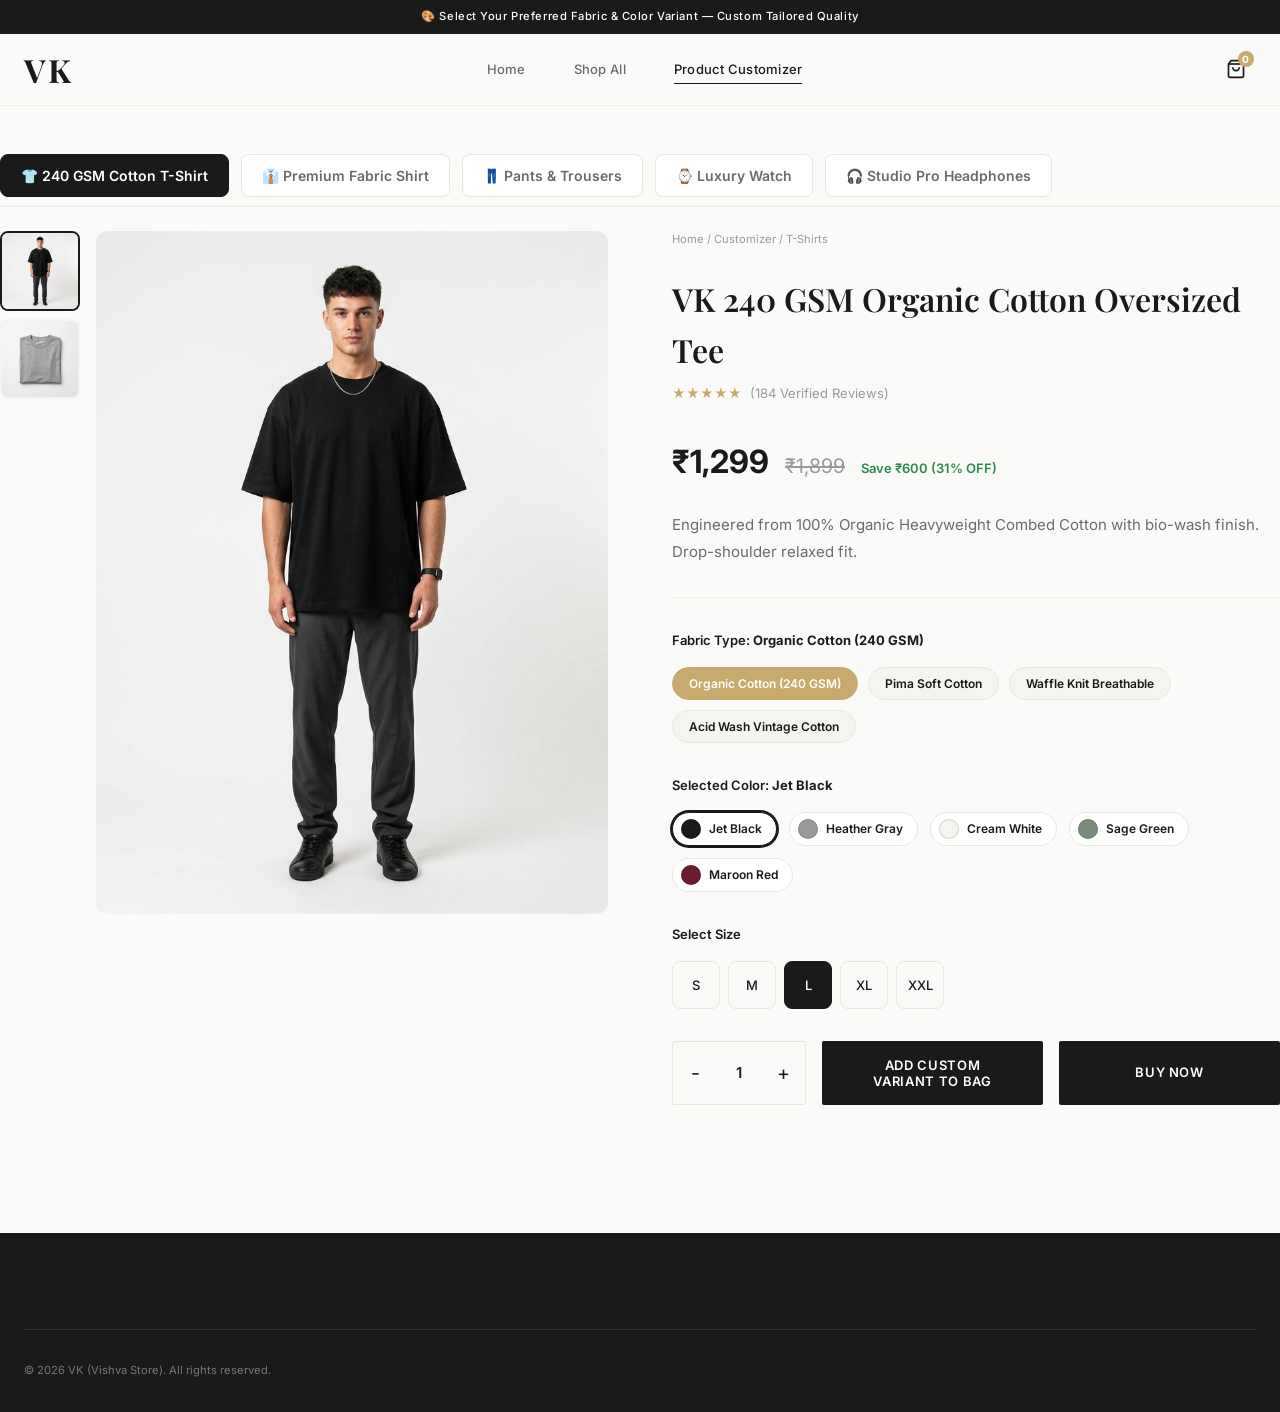
<file: product.html>
<!DOCTYPE html>
<html lang="en">
<head>
    <meta charset="UTF-8">
    <meta name="viewport" content="width=device-width, initial-scale=1.0">
    <title>Customizer — VK Store (Fabrics, Colors & Specs)</title>
    <meta name="description" content="Customize your Shirts, T-Shirts, Watches, and Headphones with different colors (Black, White, Navy, Olive, Rose Gold) and fabrics (Organic Cotton, Linen, Silk, Leather).">
    <link rel="preconnect" href="https://fonts.googleapis.com">
    <link rel="preconnect" href="https://fonts.gstatic.com" crossorigin>
    <link href="https://fonts.googleapis.com/css2?family=Inter:wght@300;400;500;600;700;800;900&family=Playfair+Display:ital,wght@0,400;0,500;0,600;0,700;1,400;1,500&display=swap" rel="stylesheet">
    <link rel="stylesheet" href="styles.css">
</head>
<body>
    <!-- Announcement Bar -->
    <div class="announcement-bar">
        <p>🎨 Select Your Preferred Fabric & Color Variant — Custom Tailored Quality</p>
    </div>

    <!-- Navigation -->
    <header class="header" id="main-header">
        <nav class="nav container">
            <button class="nav__menu-btn" id="menu-toggle" aria-label="Toggle menu">
                <span></span><span></span><span></span>
            </button>
            <a href="index.html" class="nav__logo">VK</a>
            <ul class="nav__links" id="nav-links">
                <li><a href="index.html">Home</a></li>
                <li><a href="shop.html">Shop All</a></li>
                <li><a href="product.html" class="active">Product Customizer</a></li>
            </ul>
            <div class="nav__actions">
                <button class="nav__action-btn cart-btn" id="cart-btn" aria-label="Cart">
                    <svg width="20" height="20" viewBox="0 0 24 24" fill="none" stroke="currentColor" stroke-width="2"><path d="M6 2L3 6v14a2 2 0 002 2h14a2 2 0 002-2V6l-3-4z"/><line x1="3" y1="6" x2="21" y2="6"/><path d="M16 10a4 4 0 01-8 0"/></svg>
                    <span class="cart-count">0</span>
                </button>
            </div>
        </nav>
    </header>

    <!-- Product Customizer Section -->
    <section class="product-detail section container">
        
        <!-- Category Selector Tabs -->
        <div class="customizer-category-tabs">
            <button type="button" class="cust-tab active" data-product="tshirt">👕 240 GSM Cotton T-Shirt</button>
            <button type="button" class="cust-tab" data-product="shirt">👔 Premium Fabric Shirt</button>
            <button type="button" class="cust-tab" data-product="pants">👖 Pants & Trousers</button>
            <button type="button" class="cust-tab" data-product="watch">⌚ Luxury Watch</button>
            <button type="button" class="cust-tab" data-product="headphone">🎧 Studio Pro Headphones</button>
        </div>

        <div class="product-detail__grid" style="margin-top: 24px;">
            <!-- Main Gallery -->
            <div class="product-gallery">
                <div class="product-gallery__thumbs" id="cust-thumbs">
                    <div class="product-gallery__thumb active"><img src="images/black-tshirt.png" alt="Front View"></div>
                    <div class="product-gallery__thumb"><img src="images/gray-tshirt.png" alt="Alternate Color View"></div>
                </div>
                <div class="product-gallery__main">
                    <img src="images/black-tshirt.png" id="main-product-img" alt="Selected Product Variant">
                </div>
            </div>

            <!-- Product Info & Customizer Form -->
            <div class="product-info">
                <div class="product-info__breadcrumb">
                    <a href="index.html">Home</a> / Customizer / <span id="cust-category-name">T-Shirts</span>
                </div>
                <h1 class="product-info__title" id="cust-title">VK 240 GSM Organic Cotton Oversized Tee</h1>
                
                <div class="product-info__rating">
                    <span class="stars">★★★★★</span>
                    <span class="count">(184 Verified Reviews)</span>
                </div>

                <div class="product-info__price-wrap">
                    <span class="product-info__price" id="cust-price">₹1,299</span>
                    <span class="product-info__price-old" id="cust-old-price">₹1,899</span>
                    <span class="product-info__price-save" id="cust-save">Save ₹600 (31% OFF)</span>
                </div>

                <p class="product-info__desc" id="cust-desc">
                    Fabricated from 100% Organic Heavyweight Combed Cotton with bio-wash finish. Drop-shoulder silhouette for ultra-comfort.
                </p>

                <!-- Fabric Selection -->
                <div class="product-options">
                    <span class="product-options__label">Fabric Type: <strong id="selected-fabric-name">100% Organic Cotton (240 GSM)</strong></span>
                    <div class="fabric-selector" id="fabric-options">
                        <button type="button" class="fabric-pill active" data-fabric="Organic Cotton (240 GSM)">Organic Cotton</button>
                        <button type="button" class="fabric-pill" data-fabric="Pima Cotton Soft Touch">Pima Soft Cotton</button>
                        <button type="button" class="fabric-pill" data-fabric="Waffle Knit Breathable">Waffle Knit</button>
                        <button type="button" class="fabric-pill" data-fabric="Acid Wash Vintage Cotton">Acid Wash Vintage</button>
                    </div>
                </div>

                <!-- Color Selection Swatches -->
                <div class="product-options">
                    <span class="product-options__label">Selected Color: <strong id="selected-color-name">Jet Black</strong></span>
                    <div class="color-swatches-grid" id="color-swatches">
                        <!-- Rendered by JS -->
                    </div>
                </div>

                <!-- Size Selection -->
                <div class="product-options" id="size-section">
                    <span class="product-options__label">Select Size</span>
                    <div class="size-options">
                        <button class="size-btn">S</button>
                        <button class="size-btn">M</button>
                        <button class="size-btn active">L</button>
                        <button class="size-btn">XL</button>
                        <button class="size-btn">XXL</button>
                    </div>
                </div>

                <!-- Action Buttons -->
                <div class="product-actions">
                    <div class="qty-selector">
                        <button class="qty-btn" id="qty-minus">-</button>
                        <span class="qty-value" id="qty-val">1</span>
                        <button class="qty-btn" id="qty-plus">+</button>
                    </div>
                    <button class="btn btn--primary add-to-cart-btn" id="cust-add-btn" data-id="cust-1" data-name="Organic Cotton Oversized Tee" data-price="1299" data-img="images/black-tshirt.png">
                        Add Custom Variant to Bag
                    </button>
                    <a href="checkout.html" class="btn btn--dark">Buy Now</a>
                </div>
            </div>
        </div>
    </section>

    <!-- Footer -->
    <footer class="footer">
        <div class="container">
            <div class="footer__bottom">
                <p>&copy; 2026 VK (Vishva Store). All rights reserved.</p>
            </div>
        </div>
    </footer>

    <script src="app.js"></script>
</body>
</html>
</file>
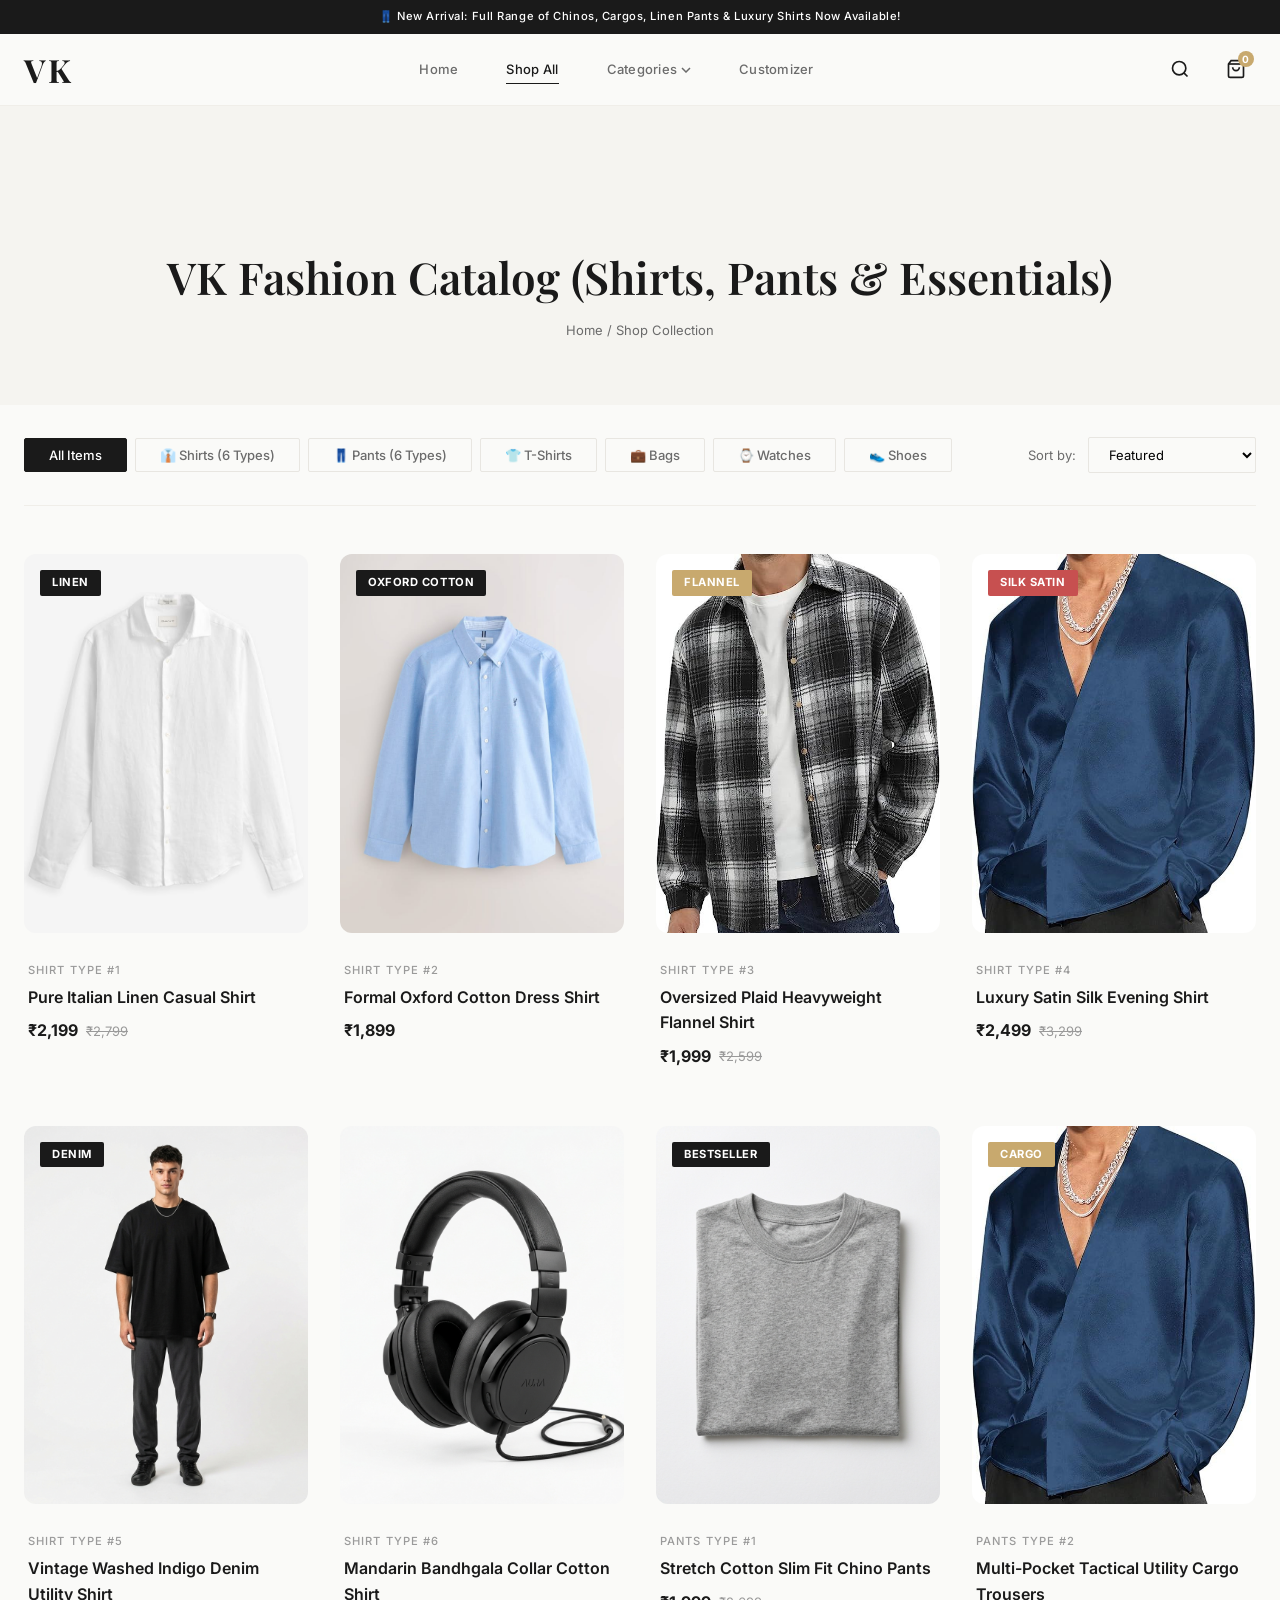
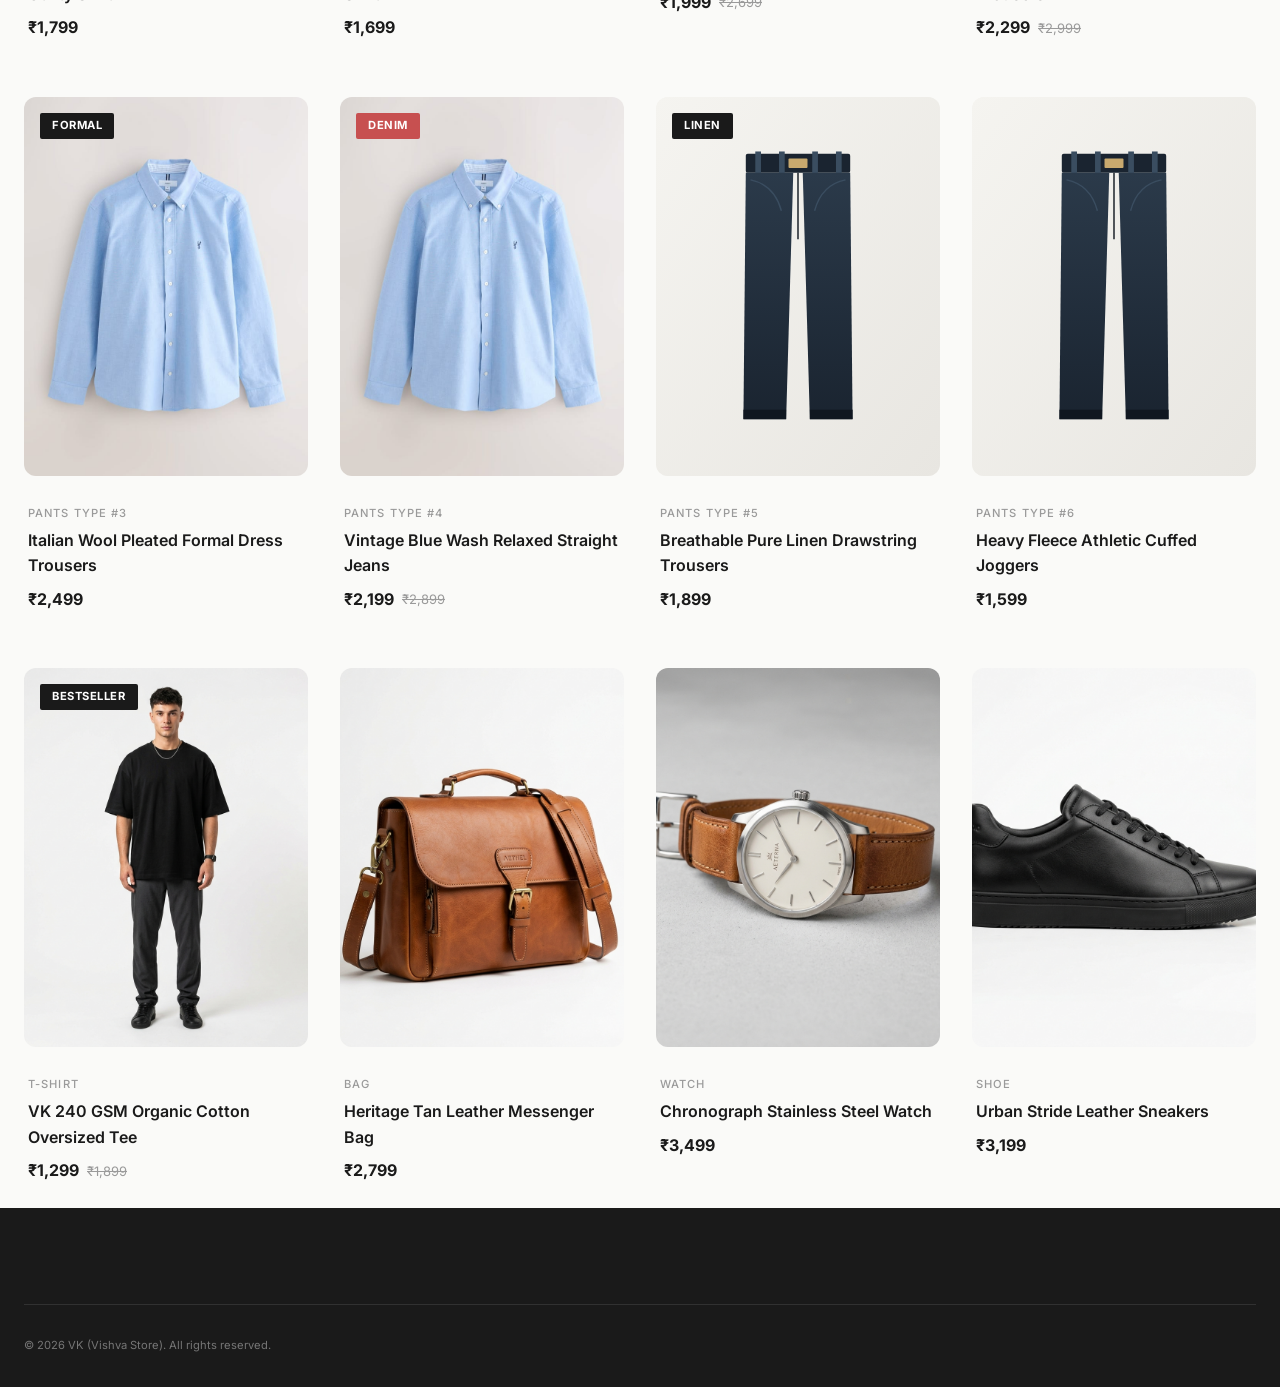
<file: shop.html>
<!DOCTYPE html>
<html lang="en">
<head>
    <meta charset="UTF-8">
    <meta name="viewport" content="width=device-width, initial-scale=1.0">
    <title>Shop All Collection — Shirts, Pants, T-Shirts, Bags & Watches | VK Store</title>
    <meta name="description" content="Explore different types of Shirts (Linen, Oxford, Flannel, Silk, Denim), Pants (Chinos, Cargos, Formal Trousers, Jeans, Linen Pants), T-Shirts, Bags, Watches & Shoes.">
    <link rel="preconnect" href="https://fonts.googleapis.com">
    <link rel="preconnect" href="https://fonts.gstatic.com" crossorigin>
    <link href="https://fonts.googleapis.com/css2?family=Inter:wght@300;400;500;600;700;800;900&family=Playfair+Display:ital,wght@0,400;0,500;0,600;0,700;1,400;1,500&display=swap" rel="stylesheet">
    <link rel="stylesheet" href="styles.css">
</head>
<body>
    <!-- Announcement Bar -->
    <div class="announcement-bar">
        <p>👖 New Arrival: Full Range of Chinos, Cargos, Linen Pants & Luxury Shirts Now Available!</p>
    </div>

    <!-- Navigation -->
    <header class="header" id="main-header">
        <nav class="nav container">
            <button class="nav__menu-btn" id="menu-toggle" aria-label="Toggle menu">
                <span></span><span></span><span></span>
            </button>
            <a href="index.html" class="nav__logo">VK</a>
            <ul class="nav__links" id="nav-links">
                <li><a href="index.html">Home</a></li>
                <li><a href="shop.html" class="active">Shop All</a></li>
                <li class="nav__dropdown">
                    <a href="#">Categories <svg width="10" height="6" viewBox="0 0 10 6"><path d="M1 1l4 4 4-4" stroke="currentColor" stroke-width="1.5" fill="none"/></svg></a>
                    <div class="nav__dropdown-menu">
                        <a href="shop.html?filter=shirts">Shirts (Types)</a>
                        <a href="shop.html?filter=pants">Pants / Trousers</a>
                        <a href="shop.html?filter=tshirts">T-Shirts</a>
                        <a href="shop.html?filter=bags">Bags & Wallets</a>
                        <a href="shop.html?filter=watches">Watches</a>
                        <a href="shop.html?filter=shoes">Shoes & Boots</a>
                    </div>
                </li>
                <li><a href="product.html">Customizer</a></li>
            </ul>
            <div class="nav__actions">
                <button class="nav__action-btn" id="search-toggle" aria-label="Search">
                    <svg width="20" height="20" viewBox="0 0 24 24" fill="none" stroke="currentColor" stroke-width="2"><circle cx="11" cy="11" r="8"/><line x1="21" y1="21" x2="16.65" y2="16.65"/></svg>
                </button>
                <button class="nav__action-btn cart-btn" id="cart-btn" aria-label="Cart">
                    <svg width="20" height="20" viewBox="0 0 24 24" fill="none" stroke="currentColor" stroke-width="2"><path d="M6 2L3 6v14a2 2 0 002 2h14a2 2 0 002-2V6l-3-4z"/><line x1="3" y1="6" x2="21" y2="6"/><path d="M16 10a4 4 0 01-8 0"/></svg>
                    <span class="cart-count">0</span>
                </button>
            </div>
        </nav>
    </header>

    <!-- Page Hero -->
    <section class="page-hero">
        <div class="container">
            <h1 class="page-hero__title">VK Fashion Catalog (Shirts, Pants & Essentials)</h1>
            <p class="page-hero__breadcrumb"><a href="index.html">Home</a> / <span>Shop Collection</span></p>
        </div>
    </section>

    <!-- Shop Content -->
    <section class="shop-section container">
        <!-- Filter Bar -->
        <div class="shop-controls">
            <div class="shop-filters">
                <button class="filter-btn active" data-filter="all">All Items</button>
                <button class="filter-btn" data-filter="shirts">👔 Shirts (6 Types)</button>
                <button class="filter-btn" data-filter="pants">👖 Pants (6 Types)</button>
                <button class="filter-btn" data-filter="tshirts">👕 T-Shirts</button>
                <button class="filter-btn" data-filter="bags">💼 Bags</button>
                <button class="filter-btn" data-filter="watches">⌚ Watches</button>
                <button class="filter-btn" data-filter="shoes">👟 Shoes</button>
            </div>
            <div class="shop-sort">
                <label for="sort-select">Sort by:</label>
                <select id="sort-select">
                    <option value="featured">Featured</option>
                    <option value="price-low">Price: Low to High</option>
                    <option value="price-high">Price: High to Low</option>
                </select>
            </div>
        </div>

        <!-- PRODUCTS GRID -->
        <div class="products-grid products-grid--shop" id="catalog-products-grid">
            
            <!-- CATEGORY 1: TYPES OF SHIRTS -->
            <article class="product-card" data-category="shirts">
                <a href="product.html" class="product-card__link">
                    <div class="product-card__img-wrap">
                        <img src="images/Reg Linen Shirt.jpg" alt="Pure Italian Linen Casual Shirt" class="product-card__img" loading="lazy">
                        <span class="product-card__badge">Linen</span>
                    </div>
                    <div class="product-card__info">
                        <span class="product-card__category">Shirt Type #1</span>
                        <h3 class="product-card__title">Pure Italian Linen Casual Shirt</h3>
                        <p class="product-card__price">
                            <span class="product-card__current-price">₹2,199</span>
                            <span class="product-card__old-price">₹2,799</span>
                        </p>
                    </div>
                </a>
            </article>

            <article class="product-card" data-category="shirts">
                <a href="product.html" class="product-card__link">
                    <div class="product-card__img-wrap">
                        <img src="images/Light Blue Slim Fit Oxford Long Sleeve Shirt.jpg" alt="Formal Oxford Cotton Dress Shirt" class="product-card__img" loading="lazy">
                        <span class="product-card__badge">Oxford Cotton</span>
                    </div>
                    <div class="product-card__info">
                        <span class="product-card__category">Shirt Type #2</span>
                        <h3 class="product-card__title">Formal Oxford Cotton Dress Shirt</h3>
                        <p class="product-card__price">
                            <span class="product-card__current-price">₹1,899</span>
                        </p>
                    </div>
                </a>
            </article>

            <article class="product-card" data-category="shirts">
                <a href="product.html" class="product-card__link">
                    <div class="product-card__img-wrap">
                        <img src="images/Cotton Flannel.jpg" alt="Oversized Plaid Heavyweight Flannel Shirt" class="product-card__img" loading="lazy">
                        <span class="product-card__badge badge--new">Flannel</span>
                    </div>
                    <div class="product-card__info">
                        <span class="product-card__category">Shirt Type #3</span>
                        <h3 class="product-card__title">Oversized Plaid Heavyweight Flannel Shirt</h3>
                        <p class="product-card__price">
                            <span class="product-card__current-price">₹1,999</span>
                            <span class="product-card__old-price">₹2,599</span>
                        </p>
                    </div>
                </a>
            </article>

            <article class="product-card" data-category="shirts">
                <a href="product.html" class="product-card__link">
                    <div class="product-card__img-wrap">
                        <img src="images/Men’s Satin Deep V-Neck Wrap Shirt _ Long Sleeve Luxury Party Shirt for Night Out & Clubwear.jpg" alt="Luxury Satin Silk Evening Shirt" class="product-card__img" loading="lazy">
                        <span class="product-card__badge badge--sale">Silk Satin</span>
                    </div>
                    <div class="product-card__info">
                        <span class="product-card__category">Shirt Type #4</span>
                        <h3 class="product-card__title">Luxury Satin Silk Evening Shirt</h3>
                        <p class="product-card__price">
                            <span class="product-card__current-price">₹2,499</span>
                            <span class="product-card__old-price">₹3,299</span>
                        </p>
                    </div>
                </a>
            </article>

            <article class="product-card" data-category="shirts">
                <a href="product.html" class="product-card__link">
                    <div class="product-card__img-wrap">
                        <img src="images/black-tshirt.png" alt="Vintage Washed Indigo Denim Shirt" class="product-card__img" loading="lazy">
                        <span class="product-card__badge">Denim</span>
                    </div>
                    <div class="product-card__info">
                        <span class="product-card__category">Shirt Type #5</span>
                        <h3 class="product-card__title">Vintage Washed Indigo Denim Utility Shirt</h3>
                        <p class="product-card__price">
                            <span class="product-card__current-price">₹1,799</span>
                        </p>
                    </div>
                </a>
            </article>

            <article class="product-card" data-category="shirts">
                <a href="product.html" class="product-card__link">
                    <div class="product-card__img-wrap">
                        <img src="images/headphones.png" alt="Mandarin Bandhgala Collar Cotton Shirt" class="product-card__img" loading="lazy">
                    </div>
                    <div class="product-card__info">
                        <span class="product-card__category">Shirt Type #6</span>
                        <h3 class="product-card__title">Mandarin Bandhgala Collar Cotton Shirt</h3>
                        <p class="product-card__price">
                            <span class="product-card__current-price">₹1,699</span>
                        </p>
                    </div>
                </a>
            </article>

            <!-- CATEGORY 2: TYPES OF PANTS & TROUSERS -->
            <article class="product-card" data-category="pants">
                <a href="product.html" class="product-card__link">
                    <div class="product-card__img-wrap">
                        <img src="images/gray-tshirt.png" alt="Stretch Cotton Slim Fit Chino Pants" class="product-card__img" loading="lazy">
                        <span class="product-card__badge">Bestseller</span>
                    </div>
                    <div class="product-card__info">
                        <span class="product-card__category">Pants Type #1</span>
                        <h3 class="product-card__title">Stretch Cotton Slim Fit Chino Pants</h3>
                        <p class="product-card__price">
                            <span class="product-card__current-price">₹1,999</span>
                            <span class="product-card__old-price">₹2,699</span>
                        </p>
                    </div>
                </a>
            </article>

            <article class="product-card" data-category="pants">
                <a href="product.html" class="product-card__link">
                    <div class="product-card__img-wrap">
                        <img src="images/Men’s Satin Deep V-Neck Wrap Shirt _ Long Sleeve Luxury Party Shirt for Night Out & Clubwear.jpg" alt="Multi-Pocket Tactical Utility Cargo Trousers" class="product-card__img" loading="lazy">
                        <span class="product-card__badge badge--new">Cargo</span>
                    </div>
                    <div class="product-card__info">
                        <span class="product-card__category">Pants Type #2</span>
                        <h3 class="product-card__title">Multi-Pocket Tactical Utility Cargo Trousers</h3>
                        <p class="product-card__price">
                            <span class="product-card__current-price">₹2,299</span>
                            <span class="product-card__old-price">₹2,999</span>
                        </p>
                    </div>
                </a>
            </article>

            <article class="product-card" data-category="pants">
                <a href="product.html" class="product-card__link">
                    <div class="product-card__img-wrap">
                        <img src="images/Light Blue Slim Fit Oxford Long Sleeve Shirt.jpg" alt="Italian Wool Pleated Formal Dress Trousers" class="product-card__img" loading="lazy">
                        <span class="product-card__badge">Formal</span>
                    </div>
                    <div class="product-card__info">
                        <span class="product-card__category">Pants Type #3</span>
                        <h3 class="product-card__title">Italian Wool Pleated Formal Dress Trousers</h3>
                        <p class="product-card__price">
                            <span class="product-card__current-price">₹2,499</span>
                        </p>
                    </div>
                </a>
            </article>

            <article class="product-card" data-category="pants">
                <a href="product.html" class="product-card__link">
                    <div class="product-card__img-wrap">
                        <img src="images/Light Blue Slim Fit Oxford Long Sleeve Shirt.jpg" alt="Vintage Blue Wash Relaxed Straight Jeans" class="product-card__img" loading="lazy">
                        <span class="product-card__badge badge--sale">Denim</span>
                    </div>
                    <div class="product-card__info">
                        <span class="product-card__category">Pants Type #4</span>
                        <h3 class="product-card__title">Vintage Blue Wash Relaxed Straight Jeans</h3>
                        <p class="product-card__price">
                            <span class="product-card__current-price">₹2,199</span>
                            <span class="product-card__old-price">₹2,899</span>
                        </p>
                    </div>
                </a>
            </article>

            <article class="product-card" data-category="pants">
                <a href="product.html" class="product-card__link">
                    <div class="product-card__img-wrap">
                        <img src="images/pants.svg" alt="Breathable Pure Linen Drawstring Trousers" class="product-card__img" loading="lazy">
                        <span class="product-card__badge">Linen</span>
                    </div>
                    <div class="product-card__info">
                        <span class="product-card__category">Pants Type #5</span>
                        <h3 class="product-card__title">Breathable Pure Linen Drawstring Trousers</h3>
                        <p class="product-card__price">
                            <span class="product-card__current-price">₹1,899</span>
                        </p>
                    </div>
                </a>
            </article>

            <article class="product-card" data-category="pants">
                <a href="product.html" class="product-card__link">
                    <div class="product-card__img-wrap">
                        <img src="images/pants.svg" alt="Heavy Fleece Athletic Jogger Sweatpants" class="product-card__img" loading="lazy">
                    </div>
                    <div class="product-card__info">
                        <span class="product-card__category">Pants Type #6</span>
                        <h3 class="product-card__title">Heavy Fleece Athletic Cuffed Joggers</h3>
                        <p class="product-card__price">
                            <span class="product-card__current-price">₹1,599</span>
                        </p>
                    </div>
                </a>
            </article>

            <!-- CATEGORY 3: T-SHIRTS -->
            <article class="product-card" data-category="tshirts">
                <a href="product.html" class="product-card__link">
                    <div class="product-card__img-wrap">
                        <img src="images/black-tshirt.png" alt="VK Signature Oversized Black Tee" class="product-card__img" loading="lazy">
                        <span class="product-card__badge">Bestseller</span>
                    </div>
                    <div class="product-card__info">
                        <span class="product-card__category">T-Shirt</span>
                        <h3 class="product-card__title">VK 240 GSM Organic Cotton Oversized Tee</h3>
                        <p class="product-card__price">
                            <span class="product-card__current-price">₹1,299</span>
                            <span class="product-card__old-price">₹1,899</span>
                        </p>
                    </div>
                </a>
            </article>

            <!-- CATEGORY 4: BAGS -->
            <article class="product-card" data-category="bags">
                <a href="product.html" class="product-card__link">
                    <div class="product-card__img-wrap">
                        <img src="images/leather-bag.png" alt="Heritage Tan Leather Messenger Bag" class="product-card__img" loading="lazy">
                    </div>
                    <div class="product-card__info">
                        <span class="product-card__category">Bag</span>
                        <h3 class="product-card__title">Heritage Tan Leather Messenger Bag</h3>
                        <p class="product-card__price">
                            <span class="product-card__current-price">₹2,799</span>
                        </p>
                    </div>
                </a>
            </article>

            <!-- CATEGORY 5: WATCHES -->
            <article class="product-card" data-category="watches">
                <a href="product.html" class="product-card__link">
                    <div class="product-card__img-wrap">
                        <img src="images/watch.png" alt="Classic Leather & Steel Watch" class="product-card__img" loading="lazy">
                    </div>
                    <div class="product-card__info">
                        <span class="product-card__category">Watch</span>
                        <h3 class="product-card__title">Chronograph Stainless Steel Watch</h3>
                        <p class="product-card__price">
                            <span class="product-card__current-price">₹3,499</span>
                        </p>
                    </div>
                </a>
            </article>

            <!-- CATEGORY 6: SHOES -->
            <article class="product-card" data-category="shoes">
                <a href="product.html" class="product-card__link">
                    <div class="product-card__img-wrap">
                        <img src="images/sneakers.png" alt="Urban Stride Leather Sneakers" class="product-card__img" loading="lazy">
                    </div>
                    <div class="product-card__info">
                        <span class="product-card__category">Shoe</span>
                        <h3 class="product-card__title">Urban Stride Leather Sneakers</h3>
                        <p class="product-card__price">
                            <span class="product-card__current-price">₹3,199</span>
                        </p>
                    </div>
                </a>
            </article>

        </div>
    </section>

    <!-- Footer -->
    <footer class="footer">
        <div class="container">
            <div class="footer__bottom">
                <p>&copy; 2026 VK (Vishva Store). All rights reserved.</p>
            </div>
        </div>
    </footer>

    <script src="app.js"></script>
</body>
</html>
</file>
<file: styles.css>
/* ======================================
   VK Premium E-Commerce — Design System
   ====================================== */

/* -- CSS Reset & Variables -- */
:root {
    /* Colors */
    --color-bg: #FAFAF8;
    --color-surface: #FFFFFF;
    --color-surface-alt: #F5F4F0;
    --color-border: #E8E6E1;
    --color-border-light: #F0EEE9;
    --color-text: #1A1A1A;
    --color-text-secondary: #6B6B6B;
    --color-text-muted: #9A9A9A;
    --color-primary: #1A1A1A;
    --color-primary-hover: #333333;
    --color-accent: #C8A96E;
    --color-accent-light: #D4B97A;
    --color-success: #2D8A4E;
    --color-error: #D94F4F;
    --color-sale: #C75050;
    --color-overlay: rgba(0, 0, 0, 0.5);

    /* Typography */
    --font-primary: 'Inter', -apple-system, BlinkMacSystemFont, sans-serif;
    --font-display: 'Playfair Display', Georgia, serif;
    --font-size-xs: 0.7rem;
    --font-size-sm: 0.8125rem;
    --font-size-base: 0.9375rem;
    --font-size-md: 1rem;
    --font-size-lg: 1.25rem;
    --font-size-xl: 1.5rem;
    --font-size-2xl: 2rem;
    --font-size-3xl: 2.75rem;
    --font-size-4xl: 3.5rem;
    --font-size-5xl: 4.5rem;

    /* Spacing */
    --space-xs: 0.25rem;
    --space-sm: 0.5rem;
    --space-md: 1rem;
    --space-lg: 1.5rem;
    --space-xl: 2rem;
    --space-2xl: 3rem;
    --space-3xl: 4rem;
    --space-4xl: 6rem;
    --space-5xl: 8rem;

    /* Layout */
    --container-max: 1280px;
    --container-padding: 1.5rem;
    --border-radius: 8px;
    --border-radius-lg: 12px;
    --border-radius-xl: 16px;

    /* Transitions */
    --transition-fast: 0.15s ease;
    --transition-base: 0.3s cubic-bezier(0.4, 0, 0.2, 1);
    --transition-slow: 0.5s cubic-bezier(0.4, 0, 0.2, 1);

    /* Shadows */
    --shadow-sm: 0 1px 3px rgba(0,0,0,0.06);
    --shadow-md: 0 4px 12px rgba(0,0,0,0.08);
    --shadow-lg: 0 12px 40px rgba(0,0,0,0.12);
    --shadow-xl: 0 20px 60px rgba(0,0,0,0.15);

    /* Header */
    --header-height: 72px;
}

*, *::before, *::after {
    margin: 0;
    padding: 0;
    box-sizing: border-box;
}

html {
    scroll-behavior: smooth;
    -webkit-font-smoothing: antialiased;
    -moz-osx-font-smoothing: grayscale;
}

body {
    font-family: var(--font-primary);
    font-size: var(--font-size-base);
    color: var(--color-text);
    background: var(--color-bg);
    line-height: 1.6;
    overflow-x: hidden;
}

img {
    max-width: 100%;
    height: auto;
    display: block;
}

a {
    text-decoration: none;
    color: inherit;
    transition: var(--transition-base);
}

ul, ol {
    list-style: none;
}

button {
    border: none;
    background: none;
    cursor: pointer;
    font-family: inherit;
    font-size: inherit;
    color: inherit;
}

input {
    font-family: inherit;
    font-size: inherit;
}

/* -- Container -- */
.container {
    max-width: var(--container-max);
    margin: 0 auto;
    padding: 0 var(--container-padding);
}

/* -- Section -- */
.section {
    padding: var(--space-5xl) 0;
}

.section__header {
    text-align: center;
    margin-bottom: var(--space-3xl);
}

.section__tag {
    display: inline-block;
    font-size: var(--font-size-xs);
    font-weight: 600;
    letter-spacing: 0.15em;
    text-transform: uppercase;
    color: var(--color-accent);
    margin-bottom: var(--space-sm);
}

.section__title {
    font-family: var(--font-display);
    font-size: var(--font-size-3xl);
    font-weight: 600;
    color: var(--color-text);
    line-height: 1.2;
    margin-bottom: var(--space-md);
}

.section__desc {
    font-size: var(--font-size-md);
    color: var(--color-text-secondary);
    max-width: 500px;
    margin: 0 auto;
}

.section__cta {
    text-align: center;
    margin-top: var(--space-3xl);
}

/* -- Buttons -- */
.btn {
    display: inline-flex;
    align-items: center;
    justify-content: center;
    padding: 0.875rem 2rem;
    font-size: var(--font-size-sm);
    font-weight: 600;
    letter-spacing: 0.05em;
    text-transform: uppercase;
    border-radius: 2px;
    transition: var(--transition-base);
    gap: var(--space-sm);
    cursor: pointer;
    position: relative;
    overflow: hidden;
}

.btn::after {
    content: '';
    position: absolute;
    inset: 0;
    background: linear-gradient(120deg, transparent, rgba(255,255,255,0.1), transparent);
    transform: translateX(-100%);
    transition: transform 0.6s ease;
}

.btn:hover::after {
    transform: translateX(100%);
}

.btn--primary {
    background: var(--color-primary);
    color: #fff;
    border: 2px solid var(--color-primary);
}

.btn--primary:hover {
    background: var(--color-primary-hover);
    border-color: var(--color-primary-hover);
    transform: translateY(-2px);
    box-shadow: var(--shadow-lg);
}

.btn--outline {
    background: transparent;
    color: #fff;
    border: 2px solid rgba(255,255,255,0.6);
}

.btn--outline:hover {
    background: #fff;
    color: var(--color-text);
    border-color: #fff;
    transform: translateY(-2px);
}

.btn--dark {
    background: var(--color-primary);
    color: #fff;
    border: 2px solid var(--color-primary);
}

.btn--dark:hover {
    background: transparent;
    color: var(--color-primary);
    transform: translateY(-2px);
}

.btn--secondary {
    background: transparent;
    color: var(--color-text);
    border: 2px solid var(--color-border);
}

.btn--secondary:hover {
    border-color: var(--color-text);
    transform: translateY(-2px);
}

/* ======================================
   ANNOUNCEMENT BAR
   ====================================== */
.announcement-bar {
    background: var(--color-primary);
    color: #fff;
    text-align: center;
    padding: var(--space-sm) var(--container-padding);
    font-size: var(--font-size-xs);
    font-weight: 500;
    letter-spacing: 0.05em;
}

.announcement-bar a {
    text-decoration: underline;
    color: var(--color-accent-light);
    font-weight: 600;
}

.announcement-bar a:hover {
    color: #fff;
}

/* ======================================
   HEADER / NAVIGATION
   ====================================== */
.header {
    position: sticky;
    top: 0;
    z-index: 1000;
    background: rgba(250, 250, 248, 0.92);
    backdrop-filter: blur(20px);
    -webkit-backdrop-filter: blur(20px);
    border-bottom: 1px solid var(--color-border-light);
    height: var(--header-height);
    transition: var(--transition-base);
}

.header.scrolled {
    box-shadow: var(--shadow-sm);
}

.nav {
    display: flex;
    align-items: center;
    justify-content: space-between;
    height: 100%;
}

.nav__logo {
    font-family: var(--font-display);
    font-size: var(--font-size-2xl);
    font-weight: 700;
    color: var(--color-text);
    letter-spacing: 0.08em;
    flex-shrink: 0;
}

.nav__logo:hover {
    color: var(--color-accent);
}

.nav__links {
    display: flex;
    align-items: center;
    gap: var(--space-2xl);
}

.nav__links a {
    font-size: var(--font-size-sm);
    font-weight: 500;
    color: var(--color-text-secondary);
    letter-spacing: 0.02em;
    position: relative;
    display: inline-flex;
    align-items: center;
    gap: 4px;
}

.nav__links a::after {
    content: '';
    position: absolute;
    bottom: -4px;
    left: 0;
    width: 0;
    height: 1.5px;
    background: var(--color-text);
    transition: var(--transition-base);
}

.nav__links a:hover,
.nav__links a.active {
    color: var(--color-text);
}

.nav__links a:hover::after,
.nav__links a.active::after {
    width: 100%;
}

.nav__links svg {
    transition: var(--transition-fast);
}

.nav__dropdown {
    position: relative;
}

.nav__dropdown-menu {
    position: absolute;
    top: 100%;
    left: 50%;
    transform: translateX(-50%) translateY(10px);
    min-width: 180px;
    background: var(--color-surface);
    border: 1px solid var(--color-border-light);
    border-radius: var(--border-radius);
    box-shadow: var(--shadow-lg);
    padding: var(--space-sm) 0;
    opacity: 0;
    visibility: hidden;
    pointer-events: none;
    transition: var(--transition-base);
}

.nav__dropdown:hover .nav__dropdown-menu {
    opacity: 1;
    visibility: visible;
    pointer-events: all;
    transform: translateX(-50%) translateY(4px);
}

.nav__dropdown:hover svg {
    transform: rotate(180deg);
}

.nav__dropdown-menu a {
    display: block;
    padding: var(--space-sm) var(--space-lg);
    font-size: var(--font-size-sm);
    color: var(--color-text-secondary);
}

.nav__dropdown-menu a::after {
    display: none;
}

.nav__dropdown-menu a:hover {
    background: var(--color-surface-alt);
    color: var(--color-text);
}

.nav__actions {
    display: flex;
    align-items: center;
    gap: var(--space-md);
}

.nav__action-btn {
    display: flex;
    align-items: center;
    justify-content: center;
    width: 40px;
    height: 40px;
    border-radius: 50%;
    transition: var(--transition-base);
    color: var(--color-text);
}

.nav__action-btn:hover {
    background: var(--color-surface-alt);
    color: var(--color-accent);
}

.cart-btn {
    position: relative;
}

.cart-count {
    position: absolute;
    top: 2px;
    right: 2px;
    width: 16px;
    height: 16px;
    background: var(--color-accent);
    color: #fff;
    font-size: 10px;
    font-weight: 700;
    border-radius: 50%;
    display: flex;
    align-items: center;
    justify-content: center;
}

.nav__menu-btn {
    display: none;
    flex-direction: column;
    gap: 5px;
    width: 24px;
    padding: 2px 0;
}

.nav__menu-btn span {
    display: block;
    width: 100%;
    height: 2px;
    background: var(--color-text);
    transition: var(--transition-base);
    border-radius: 1px;
}

/* ======================================
   SEARCH OVERLAY
   ====================================== */
.search-overlay {
    position: fixed;
    inset: 0;
    z-index: 2000;
    background: rgba(250, 250, 248, 0.97);
    backdrop-filter: blur(20px);
    display: flex;
    align-items: flex-start;
    justify-content: center;
    padding-top: 20vh;
    opacity: 0;
    visibility: hidden;
    transition: var(--transition-base);
}

.search-overlay.active {
    opacity: 1;
    visibility: visible;
}

.search-overlay__inner {
    width: 100%;
    max-width: 600px;
    padding: 0 var(--container-padding);
    position: relative;
}

.search-overlay__input {
    width: 100%;
    padding: var(--space-lg);
    font-size: var(--font-size-xl);
    border: none;
    border-bottom: 2px solid var(--color-text);
    background: transparent;
    outline: none;
    font-weight: 300;
}

.search-overlay__close {
    position: absolute;
    top: 50%;
    right: var(--container-padding);
    transform: translateY(-50%);
    font-size: 2rem;
    color: var(--color-text-secondary);
}

.search-overlay__close:hover {
    color: var(--color-text);
}

/* ======================================
   MOBILE MENU
   ====================================== */
.mobile-menu {
    position: fixed;
    inset: 0;
    z-index: 1500;
    background: rgba(0, 0, 0, 0.4);
    opacity: 0;
    visibility: hidden;
    transition: var(--transition-base);
}

.mobile-menu.active {
    opacity: 1;
    visibility: visible;
}

.mobile-menu__inner {
    position: absolute;
    left: 0;
    top: 0;
    bottom: 0;
    width: 320px;
    max-width: 85vw;
    background: var(--color-surface);
    padding: var(--space-2xl);
    transform: translateX(-100%);
    transition: var(--transition-slow);
}

.mobile-menu.active .mobile-menu__inner {
    transform: translateX(0);
}

.mobile-menu__close {
    position: absolute;
    top: var(--space-lg);
    right: var(--space-lg);
    font-size: 2rem;
    color: var(--color-text-secondary);
}

.mobile-menu__links {
    margin-top: var(--space-3xl);
    display: flex;
    flex-direction: column;
    gap: var(--space-md);
}

.mobile-menu__links a {
    font-size: var(--font-size-lg);
    font-weight: 500;
    padding: var(--space-sm) 0;
    border-bottom: 1px solid var(--color-border-light);
    display: block;
}

.mobile-menu__links a:hover {
    color: var(--color-accent);
    padding-left: var(--space-sm);
}

/* ======================================
   HERO SECTION
   ====================================== */
.hero {
    position: relative;
    min-height: 100vh;
    display: flex;
    align-items: center;
    overflow: hidden;
}

.hero__bg {
    position: absolute;
    inset: 0;
    background: linear-gradient(135deg, #1a1a1a 0%, #2d2d2d 30%, #1a1a1a 60%, #0d0d0d 100%);
    z-index: 0;
}

.hero__bg::before {
    content: '';
    position: absolute;
    top: -50%;
    right: -20%;
    width: 80%;
    height: 150%;
    background: radial-gradient(ellipse, rgba(200, 169, 110, 0.12) 0%, transparent 60%);
    animation: heroGlow 8s ease-in-out infinite alternate;
}

.hero__bg::after {
    content: '';
    position: absolute;
    bottom: -30%;
    left: -10%;
    width: 60%;
    height: 100%;
    background: radial-gradient(ellipse, rgba(200, 169, 110, 0.06) 0%, transparent 60%);
    animation: heroGlow 10s ease-in-out infinite alternate-reverse;
}

@keyframes heroGlow {
    0% { transform: translate(0, 0) scale(1); }
    100% { transform: translate(20px, -20px) scale(1.05); }
}

.hero__content {
    position: relative;
    z-index: 2;
    padding: var(--space-4xl) 0;
    max-width: 700px;
}

.hero__tag {
    display: inline-block;
    font-size: var(--font-size-xs);
    font-weight: 600;
    letter-spacing: 0.2em;
    text-transform: uppercase;
    color: var(--color-accent);
    padding: var(--space-sm) var(--space-lg);
    border: 1px solid rgba(200, 169, 110, 0.3);
    border-radius: 2px;
    margin-bottom: var(--space-xl);
    animation: fadeInUp 0.8s ease forwards;
}

.hero__title {
    font-family: var(--font-display);
    font-size: var(--font-size-5xl);
    font-weight: 700;
    color: #fff;
    line-height: 1.1;
    margin-bottom: var(--space-xl);
    animation: fadeInUp 0.8s ease 0.2s forwards;
    opacity: 0;
}

.hero__title em {
    color: var(--color-accent-light);
    font-style: italic;
}

.hero__subtitle {
    font-size: var(--font-size-lg);
    color: rgba(255, 255, 255, 0.6);
    max-width: 500px;
    line-height: 1.7;
    margin-bottom: var(--space-2xl);
    font-weight: 300;
    animation: fadeInUp 0.8s ease 0.4s forwards;
    opacity: 0;
}

.hero__cta {
    display: flex;
    gap: var(--space-lg);
    animation: fadeInUp 0.8s ease 0.6s forwards;
    opacity: 0;
}

@keyframes fadeInUp {
    from {
        opacity: 0;
        transform: translateY(30px);
    }
    to {
        opacity: 1;
        transform: translateY(0);
    }
}

.hero__scroll-indicator {
    position: absolute;
    bottom: var(--space-2xl);
    right: var(--space-2xl);
    display: flex;
    flex-direction: column;
    align-items: center;
    gap: var(--space-sm);
    z-index: 2;
}

.hero__scroll-indicator span {
    font-size: var(--font-size-xs);
    letter-spacing: 0.15em;
    text-transform: uppercase;
    color: rgba(255,255,255,0.4);
    writing-mode: vertical-rl;
}

.hero__scroll-line {
    width: 1px;
    height: 60px;
    background: linear-gradient(to bottom, rgba(255,255,255,0.4), transparent);
    animation: scrollPulse 2s ease-in-out infinite;
}

@keyframes scrollPulse {
    0%, 100% { opacity: 1; transform: scaleY(1); }
    50% { opacity: 0.3; transform: scaleY(0.6); }
}

/* ======================================
   BRAND BAR
   ====================================== */
.brand-bar {
    background: var(--color-surface);
    border-bottom: 1px solid var(--color-border-light);
    padding: var(--space-lg) 0;
    overflow: hidden;
}

.brand-bar__inner {
    display: flex;
    align-items: center;
    justify-content: center;
    gap: var(--space-xl);
    font-size: var(--font-size-xs);
    font-weight: 600;
    letter-spacing: 0.1em;
    text-transform: uppercase;
    color: var(--color-text-secondary);
    white-space: nowrap;
    animation: marquee 20s linear infinite;
}

.brand-bar__dot {
    width: 4px;
    height: 4px;
    border-radius: 50%;
    background: var(--color-accent);
    flex-shrink: 0;
}

@keyframes marquee {
    0% { transform: translateX(0); }
    100% { transform: translateX(-50%); }
}

/* ======================================
   CATEGORIES
   ====================================== */
.categories__grid {
    display: grid;
    grid-template-columns: repeat(3, 1fr);
    grid-template-rows: auto auto;
    gap: var(--space-lg);
}

.category-card {
    position: relative;
    overflow: hidden;
    border-radius: var(--border-radius-lg);
    aspect-ratio: 4/5;
    display: block;
}

.category-card--large {
    grid-row: 1 / 3;
}

.category-card__img {
    position: absolute;
    inset: 0;
    background-size: cover;
    background-position: center;
    transition: var(--transition-slow);
}

.category-card:hover .category-card__img {
    transform: scale(1.08);
}

.category-card__overlay {
    position: absolute;
    inset: 0;
    background: linear-gradient(to top, rgba(0,0,0,0.7) 0%, rgba(0,0,0,0.1) 50%, transparent 100%);
    display: flex;
    flex-direction: column;
    justify-content: flex-end;
    padding: var(--space-xl);
    transition: var(--transition-base);
}

.category-card:hover .category-card__overlay {
    background: linear-gradient(to top, rgba(0,0,0,0.8) 0%, rgba(0,0,0,0.2) 50%, transparent 100%);
}

.category-card__overlay h3 {
    font-family: var(--font-display);
    font-size: var(--font-size-xl);
    color: #fff;
    font-weight: 600;
}

.category-card__overlay span {
    font-size: var(--font-size-xs);
    color: rgba(255,255,255,0.7);
    letter-spacing: 0.05em;
    text-transform: uppercase;
    margin-top: var(--space-xs);
}

/* ======================================
   PRODUCT CARDS
   ====================================== */
.products-grid {
    display: grid;
    grid-template-columns: repeat(3, 1fr);
    gap: var(--space-2xl);
}

.product-card {
    transition: var(--transition-base);
}

.product-card:hover {
    transform: translateY(-4px);
}

.product-card__link {
    display: block;
}

.product-card__img-wrap {
    position: relative;
    aspect-ratio: 3/4;
    overflow: hidden;
    border-radius: var(--border-radius-lg);
    background: var(--color-surface-alt);
}

.product-card__img {
    width: 100%;
    height: 100%;
    object-fit: cover;
    transition: var(--transition-slow);
}

.product-card:hover .product-card__img {
    transform: scale(1.05);
}

.product-card__badge {
    position: absolute;
    top: var(--space-md);
    left: var(--space-md);
    padding: 4px 12px;
    font-size: var(--font-size-xs);
    font-weight: 700;
    letter-spacing: 0.05em;
    text-transform: uppercase;
    background: var(--color-text);
    color: #fff;
    border-radius: 2px;
}

.badge--new {
    background: var(--color-accent);
}

.badge--sale {
    background: var(--color-sale);
}

.product-card__actions {
    position: absolute;
    right: var(--space-md);
    top: var(--space-md);
    display: flex;
    flex-direction: column;
    gap: var(--space-sm);
    opacity: 0;
    transform: translateX(10px);
    transition: var(--transition-base);
}

.product-card:hover .product-card__actions {
    opacity: 1;
    transform: translateX(0);
}

.product-card__action {
    width: 36px;
    height: 36px;
    border-radius: 50%;
    background: var(--color-surface);
    display: flex;
    align-items: center;
    justify-content: center;
    box-shadow: var(--shadow-md);
    transition: var(--transition-base);
}

.product-card__action:hover {
    background: var(--color-text);
    color: #fff;
}

.product-card__info {
    padding: var(--space-lg) var(--space-xs);
}

.product-card__category {
    font-size: var(--font-size-xs);
    text-transform: uppercase;
    letter-spacing: 0.1em;
    color: var(--color-text-muted);
    font-weight: 500;
}

.product-card__title {
    font-size: var(--font-size-md);
    font-weight: 600;
    margin-top: var(--space-xs);
    color: var(--color-text);
}

.product-card__price {
    display: flex;
    align-items: center;
    gap: var(--space-sm);
    margin-top: var(--space-sm);
}

.product-card__current-price {
    font-size: var(--font-size-md);
    font-weight: 700;
    color: var(--color-text);
}

.product-card__old-price {
    font-size: var(--font-size-sm);
    color: var(--color-text-muted);
    text-decoration: line-through;
}

.product-card__colors {
    display: flex;
    gap: var(--space-sm);
    margin-top: var(--space-sm);
}

.color-dot {
    width: 14px;
    height: 14px;
    border-radius: 50%;
    border: 2px solid transparent;
    cursor: pointer;
    transition: var(--transition-fast);
}

.color-dot.active {
    border-color: var(--color-text);
    box-shadow: 0 0 0 2px var(--color-bg);
}

.color-dot--black { background: #1a1a1a; }
.color-dot--gray { background: #9a9a9a; }
.color-dot--white { background: #f0f0f0; border: 1px solid #ddd; }
.color-dot--silver { background: #c0c0c0; }
.color-dot--beige { background: #d4c5a9; }
.color-dot--navy { background: #1e3a5f; }

/* ======================================
   EDITORIAL SECTION
   ====================================== */
.editorial {
    background: var(--color-surface);
}

.editorial__split {
    display: grid;
    grid-template-columns: 1fr 1fr;
    min-height: 700px;
}

.editorial__image {
    position: relative;
    overflow: hidden;
    background: var(--color-surface-alt);
    display: flex;
    align-items: center;
    justify-content: center;
}

.editorial__image img {
    width: 80%;
    max-height: 90%;
    object-fit: contain;
    transition: var(--transition-slow);
}

.editorial__image:hover img {
    transform: scale(1.03);
}

.editorial__content {
    padding: var(--space-4xl);
    display: flex;
    flex-direction: column;
    justify-content: center;
}

.editorial__title {
    font-family: var(--font-display);
    font-size: var(--font-size-3xl);
    font-weight: 600;
    line-height: 1.2;
    margin-bottom: var(--space-xl);
}

.editorial__title em {
    color: var(--color-accent);
    font-style: italic;
}

.editorial__text {
    font-size: var(--font-size-md);
    color: var(--color-text-secondary);
    line-height: 1.8;
    margin-bottom: var(--space-2xl);
    max-width: 480px;
}

.editorial__features {
    display: flex;
    flex-direction: column;
    gap: var(--space-xl);
    margin-bottom: var(--space-2xl);
}

.editorial__feature {
    display: flex;
    gap: var(--space-lg);
    align-items: flex-start;
}

.editorial__feature-icon {
    width: 48px;
    height: 48px;
    border-radius: var(--border-radius);
    background: var(--color-surface-alt);
    display: flex;
    align-items: center;
    justify-content: center;
    flex-shrink: 0;
    color: var(--color-accent);
}

.editorial__feature h4 {
    font-size: var(--font-size-sm);
    font-weight: 600;
    margin-bottom: 2px;
}

.editorial__feature p {
    font-size: var(--font-size-sm);
    color: var(--color-text-secondary);
    line-height: 1.5;
}

/* ======================================
   TESTIMONIALS
   ====================================== */
.testimonials {
    background: var(--color-surface-alt);
}

.testimonials__grid {
    display: grid;
    grid-template-columns: repeat(3, 1fr);
    gap: var(--space-xl);
}

.testimonial-card {
    background: var(--color-surface);
    padding: var(--space-2xl);
    border-radius: var(--border-radius-lg);
    border: 1px solid var(--color-border-light);
    transition: var(--transition-base);
}

.testimonial-card:hover {
    transform: translateY(-4px);
    box-shadow: var(--shadow-lg);
}

.testimonial-card__stars {
    color: var(--color-accent);
    font-size: var(--font-size-md);
    letter-spacing: 2px;
    margin-bottom: var(--space-lg);
}

.testimonial-card__text {
    font-size: var(--font-size-base);
    color: var(--color-text-secondary);
    line-height: 1.7;
    margin-bottom: var(--space-xl);
    font-style: italic;
}

.testimonial-card__author {
    display: flex;
    align-items: center;
    gap: var(--space-md);
}

.testimonial-card__avatar {
    width: 44px;
    height: 44px;
    border-radius: 50%;
    background: var(--color-surface-alt);
    display: flex;
    align-items: center;
    justify-content: center;
    font-weight: 700;
    font-size: var(--font-size-sm);
    color: var(--color-accent);
    border: 2px solid var(--color-border-light);
}

.testimonial-card__author strong {
    font-size: var(--font-size-sm);
    display: block;
}

.testimonial-card__author span {
    font-size: var(--font-size-xs);
    color: var(--color-text-muted);
}

/* ======================================
   NEWSLETTER
   ====================================== */
.newsletter {
    padding: var(--space-5xl) 0;
}

.newsletter__inner {
    background: var(--color-primary);
    border-radius: var(--border-radius-xl);
    padding: var(--space-4xl);
    display: flex;
    align-items: center;
    justify-content: space-between;
    gap: var(--space-3xl);
}

.newsletter__content h2 {
    font-family: var(--font-display);
    font-size: var(--font-size-2xl);
    color: #fff;
    font-weight: 600;
    margin-bottom: var(--space-sm);
}

.newsletter__content p {
    color: rgba(255,255,255,0.6);
    font-size: var(--font-size-sm);
    max-width: 400px;
}

.newsletter__form {
    display: flex;
    gap: var(--space-sm);
    flex-shrink: 0;
}

.newsletter__form input {
    padding: 0.875rem 1.5rem;
    border: 1px solid rgba(255,255,255,0.2);
    background: rgba(255,255,255,0.08);
    color: #fff;
    border-radius: 2px;
    width: 280px;
    outline: none;
    transition: var(--transition-base);
}

.newsletter__form input::placeholder {
    color: rgba(255,255,255,0.4);
}

.newsletter__form input:focus {
    border-color: var(--color-accent);
    background: rgba(255,255,255,0.12);
}

.newsletter__form .btn {
    background: var(--color-accent);
    border-color: var(--color-accent);
    color: #fff;
}

.newsletter__form .btn:hover {
    background: var(--color-accent-light);
    border-color: var(--color-accent-light);
}

/* ======================================
   FOOTER
   ====================================== */
.footer {
    background: var(--color-primary);
    color: rgba(255,255,255,0.7);
    padding: var(--space-4xl) 0 var(--space-xl);
}

.footer__grid {
    display: grid;
    grid-template-columns: 1.5fr 1fr 1fr 1fr;
    gap: var(--space-3xl);
    margin-bottom: var(--space-3xl);
}

.footer__logo {
    font-family: var(--font-display);
    font-size: var(--font-size-2xl);
    font-weight: 700;
    color: #fff;
    letter-spacing: 0.08em;
    display: inline-block;
    margin-bottom: var(--space-lg);
}

.footer__brand p {
    font-size: var(--font-size-sm);
    line-height: 1.7;
    max-width: 280px;
    margin-bottom: var(--space-xl);
}

.footer__socials {
    display: flex;
    gap: var(--space-md);
}

.footer__socials a {
    width: 40px;
    height: 40px;
    border-radius: 50%;
    border: 1px solid rgba(255,255,255,0.2);
    display: flex;
    align-items: center;
    justify-content: center;
    transition: var(--transition-base);
}

.footer__socials a:hover {
    background: var(--color-accent);
    border-color: var(--color-accent);
    color: #fff;
    transform: translateY(-2px);
}

.footer__links h4 {
    font-size: var(--font-size-sm);
    font-weight: 600;
    color: #fff;
    text-transform: uppercase;
    letter-spacing: 0.1em;
    margin-bottom: var(--space-lg);
}

.footer__links li {
    margin-bottom: var(--space-sm);
}

.footer__links a {
    font-size: var(--font-size-sm);
    color: rgba(255,255,255,0.5);
    transition: var(--transition-base);
}

.footer__links a:hover {
    color: var(--color-accent-light);
    padding-left: 4px;
}

.footer__bottom {
    display: flex;
    align-items: center;
    justify-content: space-between;
    padding-top: var(--space-xl);
    border-top: 1px solid rgba(255,255,255,0.1);
}

.footer__bottom p {
    font-size: var(--font-size-xs);
    color: rgba(255,255,255,0.4);
}

.footer__payments {
    display: flex;
    gap: var(--space-md);
    font-size: var(--font-size-xs);
    color: rgba(255,255,255,0.4);
}

/* ======================================
   MOBILE BOTTOM NAV
   ====================================== */
.mobile-bottom-nav {
    display: none;
    position: fixed;
    bottom: 0;
    left: 0;
    right: 0;
    z-index: 900;
    background: var(--color-surface);
    border-top: 1px solid var(--color-border-light);
    padding: var(--space-sm) 0 env(safe-area-inset-bottom, 0);
}

.mobile-bottom-nav__item {
    display: flex;
    flex-direction: column;
    align-items: center;
    gap: 2px;
    font-size: 10px;
    color: var(--color-text-secondary);
    padding: var(--space-sm);
    flex: 1;
}

.mobile-bottom-nav__item.active {
    color: var(--color-text);
}

.mobile-bottom-nav__item.active svg {
    stroke-width: 2.5;
}

/* ======================================
   SHOP PAGE
   ====================================== */
.page-hero {
    background: var(--color-surface-alt);
    padding: calc(var(--header-height) + var(--space-3xl)) 0 var(--space-3xl);
    text-align: center;
}

.page-hero__title {
    font-family: var(--font-display);
    font-size: var(--font-size-3xl);
    font-weight: 600;
    margin-bottom: var(--space-sm);
}

.page-hero__breadcrumb {
    font-size: var(--font-size-sm);
    color: var(--color-text-secondary);
}

.page-hero__breadcrumb a {
    color: var(--color-text-secondary);
}

.page-hero__breadcrumb a:hover {
    color: var(--color-accent);
}

/* Shop Filters */
.shop-controls {
    display: flex;
    align-items: center;
    justify-content: space-between;
    padding: var(--space-xl) 0;
    border-bottom: 1px solid var(--color-border-light);
    margin-bottom: var(--space-2xl);
}

.shop-filters {
    display: flex;
    gap: var(--space-sm);
}

.filter-btn {
    padding: var(--space-sm) var(--space-lg);
    border: 1px solid var(--color-border);
    border-radius: 2px;
    font-size: var(--font-size-sm);
    font-weight: 500;
    color: var(--color-text-secondary);
    transition: var(--transition-base);
    cursor: pointer;
}

.filter-btn:hover,
.filter-btn.active {
    background: var(--color-text);
    color: #fff;
    border-color: var(--color-text);
}

.shop-sort {
    font-size: var(--font-size-sm);
    color: var(--color-text-secondary);
}

.shop-sort select {
    padding: var(--space-sm) var(--space-md);
    border: 1px solid var(--color-border);
    border-radius: 2px;
    font-family: inherit;
    font-size: var(--font-size-sm);
    background: transparent;
    margin-left: var(--space-sm);
    cursor: pointer;
}

/* Products Grid (Shop page - 4 columns) */
.products-grid--shop {
    grid-template-columns: repeat(4, 1fr);
    gap: var(--space-xl);
}

/* ======================================
   PRODUCT DETAIL PAGE
   ====================================== */
.product-detail {
    padding: var(--space-2xl) 0 var(--space-4xl);
}

.product-detail__grid {
    display: grid;
    grid-template-columns: 1fr 1fr;
    gap: var(--space-3xl);
    align-items: start;
}

.product-gallery {
    display: grid;
    grid-template-columns: 80px 1fr;
    gap: var(--space-md);
}

.product-gallery__thumbs {
    display: flex;
    flex-direction: column;
    gap: var(--space-sm);
}

.product-gallery__thumb {
    aspect-ratio: 1;
    border-radius: var(--border-radius);
    overflow: hidden;
    border: 2px solid transparent;
    cursor: pointer;
    transition: var(--transition-base);
    background: var(--color-surface-alt);
}

.product-gallery__thumb.active,
.product-gallery__thumb:hover {
    border-color: var(--color-text);
}

.product-gallery__thumb img {
    width: 100%;
    height: 100%;
    object-fit: cover;
}

.product-gallery__main {
    aspect-ratio: 3/4;
    border-radius: var(--border-radius-lg);
    overflow: hidden;
    background: var(--color-surface-alt);
}

.product-gallery__main img {
    width: 100%;
    height: 100%;
    object-fit: cover;
    cursor: zoom-in;
    transition: var(--transition-slow);
}

.product-gallery__main:hover img {
    transform: scale(1.1);
}

.product-info {
    position: sticky;
    top: calc(var(--header-height) + var(--space-xl));
}

.product-info__breadcrumb {
    font-size: var(--font-size-xs);
    color: var(--color-text-muted);
    margin-bottom: var(--space-lg);
}

.product-info__breadcrumb a:hover {
    color: var(--color-accent);
}

.product-info__title {
    font-family: var(--font-display);
    font-size: var(--font-size-2xl);
    font-weight: 600;
    margin-bottom: var(--space-sm);
}

.product-info__rating {
    display: flex;
    align-items: center;
    gap: var(--space-sm);
    margin-bottom: var(--space-xl);
    font-size: var(--font-size-sm);
}

.product-info__rating .stars {
    color: var(--color-accent);
}

.product-info__rating .count {
    color: var(--color-text-muted);
}

.product-info__price-wrap {
    display: flex;
    align-items: baseline;
    gap: var(--space-md);
    margin-bottom: var(--space-lg);
}

.product-info__price {
    font-size: var(--font-size-2xl);
    font-weight: 700;
}

.product-info__price-old {
    font-size: var(--font-size-lg);
    color: var(--color-text-muted);
    text-decoration: line-through;
}

.product-info__price-save {
    font-size: var(--font-size-sm);
    color: var(--color-success);
    font-weight: 600;
}

.product-info__desc {
    font-size: var(--font-size-base);
    color: var(--color-text-secondary);
    line-height: 1.8;
    margin-bottom: var(--space-xl);
    padding-bottom: var(--space-xl);
    border-bottom: 1px solid var(--color-border-light);
}

.product-options {
    margin-bottom: var(--space-xl);
}

.product-options__label {
    font-size: var(--font-size-sm);
    font-weight: 600;
    margin-bottom: var(--space-md);
    display: block;
}

.size-options {
    display: flex;
    gap: var(--space-sm);
    margin-bottom: var(--space-xl);
}

.size-btn {
    width: 48px;
    height: 48px;
    border: 1px solid var(--color-border);
    border-radius: var(--border-radius);
    font-size: var(--font-size-sm);
    font-weight: 500;
    transition: var(--transition-base);
    cursor: pointer;
    display: flex;
    align-items: center;
    justify-content: center;
}

.size-btn:hover,
.size-btn.active {
    background: var(--color-text);
    color: #fff;
    border-color: var(--color-text);
}

.product-actions {
    display: flex;
    gap: var(--space-md);
    margin-bottom: var(--space-xl);
}

.product-actions .btn {
    flex: 1;
}

.qty-selector {
    display: flex;
    align-items: center;
    border: 1px solid var(--color-border);
    border-radius: 2px;
    overflow: hidden;
}

.qty-btn {
    width: 44px;
    height: 44px;
    display: flex;
    align-items: center;
    justify-content: center;
    font-size: var(--font-size-lg);
    transition: var(--transition-base);
}

.qty-btn:hover {
    background: var(--color-surface-alt);
}

.qty-value {
    width: 44px;
    text-align: center;
    font-weight: 600;
    font-size: var(--font-size-base);
}

.product-meta {
    padding-top: var(--space-xl);
    border-top: 1px solid var(--color-border-light);
}

.product-meta__item {
    display: flex;
    align-items: center;
    gap: var(--space-md);
    padding: var(--space-sm) 0;
    font-size: var(--font-size-sm);
    color: var(--color-text-secondary);
}

.product-meta__item svg {
    color: var(--color-accent);
    flex-shrink: 0;
}

/* Cross-sell Carousel */
.cross-sell {
    padding: var(--space-4xl) 0;
    border-top: 1px solid var(--color-border-light);
}

/* ======================================
   CHECKOUT PAGE
   ====================================== */
.checkout {
    padding: var(--space-2xl) 0 var(--space-4xl);
}

.checkout__grid {
    display: grid;
    grid-template-columns: 1.2fr 0.8fr;
    gap: var(--space-3xl);
    align-items: start;
}

.checkout__section {
    margin-bottom: var(--space-2xl);
}

.checkout__section-title {
    font-size: var(--font-size-lg);
    font-weight: 600;
    margin-bottom: var(--space-xl);
    padding-bottom: var(--space-md);
    border-bottom: 1px solid var(--color-border-light);
}

.form-grid {
    display: grid;
    grid-template-columns: 1fr 1fr;
    gap: var(--space-md);
}

.form-group {
    margin-bottom: var(--space-md);
}

.form-group--full {
    grid-column: 1 / -1;
}

.form-group label {
    display: block;
    font-size: var(--font-size-sm);
    font-weight: 500;
    margin-bottom: var(--space-xs);
    color: var(--color-text);
}

.form-control {
    width: 100%;
    padding: 0.75rem 1rem;
    border: 1px solid var(--color-border);
    border-radius: var(--border-radius);
    font-family: inherit;
    font-size: var(--font-size-base);
    transition: var(--transition-base);
    background: var(--color-surface);
}

.form-control:focus {
    outline: none;
    border-color: var(--color-text);
    box-shadow: 0 0 0 3px rgba(26, 26, 26, 0.06);
}

/* Order Summary */
.order-summary {
    background: var(--color-surface-alt);
    border-radius: var(--border-radius-lg);
    padding: var(--space-2xl);
    position: sticky;
    top: calc(var(--header-height) + var(--space-xl));
}

.order-summary__title {
    font-size: var(--font-size-lg);
    font-weight: 600;
    margin-bottom: var(--space-xl);
    padding-bottom: var(--space-md);
    border-bottom: 1px solid var(--color-border-light);
}

.order-item {
    display: flex;
    gap: var(--space-md);
    padding: var(--space-md) 0;
    border-bottom: 1px solid var(--color-border-light);
}

.order-item__img {
    width: 72px;
    height: 72px;
    border-radius: var(--border-radius);
    overflow: hidden;
    background: var(--color-surface);
    flex-shrink: 0;
}

.order-item__img img {
    width: 100%;
    height: 100%;
    object-fit: cover;
}

.order-item__info {
    flex: 1;
}

.order-item__name {
    font-size: var(--font-size-sm);
    font-weight: 600;
}

.order-item__meta {
    font-size: var(--font-size-xs);
    color: var(--color-text-muted);
    margin-top: 2px;
}

.order-item__price {
    font-size: var(--font-size-sm);
    font-weight: 600;
    white-space: nowrap;
}

.order-totals {
    margin-top: var(--space-lg);
}

.order-total-row {
    display: flex;
    justify-content: space-between;
    padding: var(--space-sm) 0;
    font-size: var(--font-size-sm);
    color: var(--color-text-secondary);
}

.order-total-row--grand {
    font-size: var(--font-size-md);
    font-weight: 700;
    color: var(--color-text);
    padding-top: var(--space-md);
    border-top: 2px solid var(--color-text);
    margin-top: var(--space-sm);
}

.checkout-btn {
    width: 100%;
    margin-top: var(--space-xl);
    padding: 1rem;
    background: var(--color-accent);
    border: 2px solid var(--color-accent);
}

.checkout-btn:hover {
    background: var(--color-accent-light);
    border-color: var(--color-accent-light);
}

/* ======================================
   ANIMATIONS & UTILITIES
   ====================================== */
.fade-in {
    opacity: 0;
    transform: translateY(20px);
    transition: opacity 0.6s ease, transform 0.6s ease;
}

.fade-in.visible {
    opacity: 1;
    transform: translateY(0);
}

/* ======================================
   RESPONSIVE DESIGN
   ====================================== */
@media (max-width: 1024px) {
    :root {
        --font-size-5xl: 3.5rem;
        --font-size-4xl: 2.75rem;
        --font-size-3xl: 2.25rem;
    }

    .categories__grid {
        grid-template-columns: repeat(2, 1fr);
    }

    .category-card--large {
        grid-row: auto;
    }

    .editorial__split {
        grid-template-columns: 1fr;
    }

    .editorial__image {
        min-height: 400px;
    }

    .product-detail__grid {
        grid-template-columns: 1fr;
        gap: var(--space-2xl);
    }

    .product-info {
        position: static;
    }

    .checkout__grid {
        grid-template-columns: 1fr;
    }

    .order-summary {
        position: static;
    }

    .products-grid--shop {
        grid-template-columns: repeat(3, 1fr);
    }
}

@media (max-width: 768px) {
    :root {
        --font-size-5xl: 2.5rem;
        --font-size-4xl: 2rem;
        --font-size-3xl: 1.75rem;
        --container-padding: 1rem;
        --header-height: 60px;
    }

    .nav__links {
        display: none;
    }

    .nav__menu-btn {
        display: flex;
    }

    .products-grid {
        grid-template-columns: repeat(2, 1fr);
        gap: var(--space-lg);
    }

    .products-grid--shop {
        grid-template-columns: repeat(2, 1fr);
    }

    .testimonials__grid {
        grid-template-columns: 1fr;
    }

    .newsletter__inner {
        flex-direction: column;
        text-align: center;
        padding: var(--space-2xl);
    }

    .newsletter__content p {
        margin: 0 auto;
    }

    .newsletter__form {
        flex-direction: column;
        width: 100%;
    }

    .newsletter__form input {
        width: 100%;
    }

    .footer__grid {
        grid-template-columns: 1fr 1fr;
        gap: var(--space-2xl);
    }

    .footer__brand {
        grid-column: 1 / -1;
    }

    .mobile-bottom-nav {
        display: flex;
    }

    body {
        padding-bottom: 70px;
    }

    .hero__cta {
        flex-direction: column;
    }

    .hero__cta .btn {
        width: 100%;
    }

    .editorial__content {
        padding: var(--space-2xl);
    }

    .categories__grid {
        grid-template-columns: 1fr 1fr;
        gap: var(--space-md);
    }

    .category-card {
        aspect-ratio: 3/4;
    }

    .shop-controls {
        flex-direction: column;
        gap: var(--space-md);
        align-items: stretch;
    }

    .shop-filters {
        overflow-x: auto;
        padding-bottom: var(--space-sm);
        -webkit-overflow-scrolling: touch;
    }

    .product-gallery {
        grid-template-columns: 1fr;
    }

    .product-gallery__thumbs {
        flex-direction: row;
        order: 2;
    }

    .product-gallery__thumb {
        width: 60px;
    }

    .form-grid {
        grid-template-columns: 1fr;
    }

    .footer__bottom {
        flex-direction: column;
        gap: var(--space-md);
        text-align: center;
    }
}

@media (max-width: 480px) {
    :root {
        --font-size-5xl: 2rem;
        --font-size-3xl: 1.5rem;
    }

    .hero {
        min-height: 85vh;
    }

    .brand-bar__inner {
        font-size: 9px;
        gap: var(--space-md);
    }

    .categories__grid {
        grid-template-columns: 1fr;
    }

    .footer__grid {
        grid-template-columns: 1fr;
    }

    .product-actions {
        flex-direction: column;
    }
}

/* ======================================
   PROPER PAYMENT GATEWAY & UI STYLES
   ====================================== */
.secure-badge {
    display: flex;
    align-items: center;
    gap: 6px;
    font-size: var(--font-size-xs);
    font-weight: 600;
    color: #2D8A4E;
    background: rgba(45, 138, 78, 0.08);
    padding: 6px 14px;
    border-radius: 20px;
}

.payment-tabs {
    display: flex;
    flex-direction: column;
    gap: 12px;
}

.payment-tab {
    display: flex;
    align-items: center;
    border: 1px solid var(--color-border);
    border-radius: var(--border-radius-lg);
    padding: 16px;
    background: var(--color-surface);
    cursor: pointer;
    transition: var(--transition-base);
}

.payment-tab.active {
    border-color: var(--color-text);
    box-shadow: 0 0 0 2px var(--color-text);
}

.payment-tab input[type="radio"] {
    accent-color: var(--color-text);
    width: 18px;
    height: 18px;
    margin-right: 14px;
}

.payment-tab__header {
    display: flex;
    align-items: center;
    justify-content: space-between;
    width: 100%;
}

.payment-tab__title {
    font-weight: 600;
    font-size: var(--font-size-base);
    color: var(--color-text);
}

.payment-badges {
    font-size: var(--font-size-xs);
    color: var(--color-text-muted);
    font-weight: 500;
}

.payment-panel {
    display: none;
    padding: 20px;
    background: var(--color-surface-alt);
    border-radius: var(--border-radius-lg);
    margin-top: -4px;
    margin-bottom: 8px;
    animation: fadeIn 0.3s ease forwards;
}

.payment-panel.active {
    display: block;
}

/* UPI Box */
.upi-box {
    display: flex;
    gap: 24px;
    align-items: center;
}

.qr-code-wrap {
    display: flex;
    flex-direction: column;
    align-items: center;
    background: #FFF;
    padding: 12px;
    border-radius: 12px;
    border: 1px solid var(--color-border);
    box-shadow: var(--shadow-sm);
}

.qr-caption {
    font-size: 11px;
    font-weight: 600;
    color: var(--color-text-secondary);
    margin-top: 6px;
}

.upi-details {
    flex: 1;
}

.upi-instruction {
    font-size: var(--font-size-sm);
    color: var(--color-text-secondary);
    margin-bottom: 12px;
}

.upi-id-copy {
    display: flex;
    align-items: center;
    justify-content: space-between;
    background: #FFF;
    padding: 10px 14px;
    border-radius: 6px;
    border: 1px dashed var(--color-accent);
    font-size: var(--font-size-sm);
}

.btn-copy {
    background: var(--color-text);
    color: #FFF;
    font-size: 11px;
    font-weight: 600;
    padding: 4px 12px;
    border-radius: 4px;

}

/* Visual Credit Card Preview */
.credit-card-preview {
    background: linear-gradient(135deg, #1A1A1A 0%, #333333 50%, #111111 100%);
    color: #FFF;
    padding: 24px;
    border-radius: 16px;
    box-shadow: 0 12px 30px rgba(0,0,0,0.25);
    position: relative;
    max-width: 380px;
    margin: 0 auto;
}

.card-chip {
    width: 44px;
    height: 32px;
    background: linear-gradient(135deg, #D4B97A 0%, #C8A96E 100%);
    border-radius: 6px;
    margin-bottom: 24px;
}

.card-number-display {
    font-family: 'Courier New', monospace;
    font-size: 1.25rem;
    letter-spacing: 3px;
    margin-bottom: 24px;
}

.card-details-display {
    display: flex;
    justify-content: space-between;
}

.card-label {
    font-size: 9px;
    color: rgba(255,255,255,0.5);
    letter-spacing: 1px;
}

.card-value-display {
    font-size: 12px;
    font-weight: 600;
    letter-spacing: 1px;
    margin-top: 2px;
}

/* Netbanking Grid */
.bank-grid {
    display: grid;
    grid-template-columns: repeat(3, 1fr);
    gap: 10px;
}

.bank-option {
    padding: 12px;
    background: #FFF;
    border: 1px solid var(--color-border);
    border-radius: 8px;
    font-size: 13px;
    font-weight: 600;
    text-align: center;
    cursor: pointer;
    transition: var(--transition-base);
}

.bank-option:hover,
.bank-option.active {
    border-color: var(--color-text);
    background: var(--color-text);
    color: #FFF;
}

/* Guarantee Box */
.guarantee-box {
    display: flex;
    gap: 14px;
    background: #FFF;
    padding: 16px;
    border-radius: 8px;
    border: 1px solid var(--color-border-light);
    margin-top: 24px;

}

.guarantee-box strong {
    font-size: 13px;
    display: block;
}

.guarantee-box p {
    font-size: 11px;
    color: var(--color-text-secondary);
    margin-top: 2px;
}

/* ======================================
   PAYMENT GATEWAY MODAL
   ====================================== */
.payment-modal-overlay {
    position: fixed;
    inset: 0;
    background: rgba(0, 0, 0, 0.7);
    backdrop-filter: blur(8px);
    z-index: 5000;
    display: flex;
    align-items: center;
    justify-content: center;
    padding: 20px;
    opacity: 0;
    visibility: hidden;
    transition: var(--transition-base);
}

.payment-modal-overlay.active {
    opacity: 1;
    visibility: visible;
}

.payment-modal-card {
    background: #FFF;
    width: 100%;
    max-width: 480px;
    border-radius: 16px;
    overflow: hidden;
    box-shadow: var(--shadow-xl);
    transform: scale(0.95);
    transition: var(--transition-base);
}

.payment-modal-overlay.active .payment-modal-card {
    transform: scale(1);
}

.payment-modal__header {
    background: #1A1A1A;
    color: #FFF;
    padding: 18px 24px;
    display: flex;
    align-items: center;
    justify-content: space-between;
}

.payment-modal__brand {
    display: flex;
    align-items: center;
    gap: 10px;
    font-size: 13px;
    font-weight: 500;
}

.payment-modal__brand .logo {
    font-family: var(--font-display);
    font-weight: 800;
    font-size: 18px;
    color: var(--color-accent);
}

.payment-modal__amount {
    font-size: 18px;
    font-weight: 700;
    color: var(--color-accent-light);
}

.payment-modal__step {
    display: none;
    padding: 32px 24px;
    text-align: center;
}

.payment-modal__step.active {
    display: block;
}

/* Spinner */
.spinner {
    width: 48px;
    height: 48px;
    border: 4px solid var(--color-border);
    border-top-color: var(--color-text);
    border-radius: 50%;
    animation: spin 1s linear infinite;
    margin: 0 auto 20px;
}

@keyframes spin {
    to { transform: rotate(360deg); }
}

.secure-footer {
    margin-top: 24px;
    font-size: 11px;
    color: var(--color-text-muted);
}

/* OTP Step */
.otp-icon {
    font-size: 36px;
    margin-bottom: 12px;
}

.otp-input-wrap {
    display: flex;
    gap: 8px;
    justify-content: center;
    margin: 24px 0 12px;
}

.otp-digit {
    width: 44px;
    height: 52px;
    text-align: center;
    font-size: 20px;
    font-weight: 700;
    border: 1.5px solid var(--color-border);
    border-radius: 8px;
}

.otp-digit:focus {
    border-color: var(--color-text);
    outline: none;
}

.otp-helper {
    font-size: 12px;
    color: #2D8A4E;
    font-weight: 600;
}

/* Receipt Card */
.receipt-card {
    background: var(--color-surface-alt);
    border-radius: 12px;
    padding: 16px;
    text-align: left;
    margin-top: 16px;
}

.receipt-row {
    display: flex;
    justify-content: space-between;
    padding: 8px 0;
    border-bottom: 1px solid var(--color-border-light);
    font-size: 13px;
}

/* ======================================
   ANIMATED HERO BANNER SLIDER
   ====================================== */
.hero-slider {
    position: relative;
    height: 90vh;
    min-height: 600px;
    overflow: hidden;
    background: #0D0D0D;
}

.hero-slides {
    position: relative;
    width: 100%;
    height: 100%;
}

.hero-slide {
    position: absolute;
    inset: 0;
    opacity: 0;
    visibility: hidden;
    transition: opacity 1s cubic-bezier(0.4, 0, 0.2, 1), visibility 1s ease;
    display: flex;
    align-items: center;
    z-index: 1;
}

.hero-slide.active {
    opacity: 1;
    visibility: visible;
    z-index: 2;
}

.hero-slide__bg {
    position: absolute;
    inset: 0;
    background-size: cover;
    background-position: center;
    transform: scale(1.1);
    transition: transform 7s ease-out;
}

.hero-slide.active .hero-slide__bg {
    transform: scale(1);
}

.hero-slide__content {
    position: relative;
    z-index: 3;
    max-width: 750px;
    padding-top: var(--space-2xl);
}

.hero-slide__tag {
    display: inline-block;
    font-size: var(--font-size-xs);
    font-weight: 600;
    letter-spacing: 0.2em;
    text-transform: uppercase;
    color: var(--color-accent);
    padding: var(--space-sm) var(--space-lg);
    border: 1px solid rgba(200, 169, 110, 0.4);
    border-radius: 2px;
    margin-bottom: var(--space-lg);
    transform: translateY(30px);
    opacity: 0;
    transition: transform 0.8s ease 0.2s, opacity 0.8s ease 0.2s;
}

.hero-slide__title {
    font-family: var(--font-display);
    font-size: var(--font-size-5xl);
    font-weight: 700;
    color: #FFF;
    line-height: 1.1;
    margin-bottom: var(--space-xl);
    transform: translateY(30px);
    opacity: 0;
    transition: transform 0.8s ease 0.4s, opacity 0.8s ease 0.4s;
}

.hero-slide__title em {
    color: var(--color-accent-light);
    font-style: italic;
}

.hero-slide__subtitle {
    font-size: var(--font-size-lg);
    color: rgba(255, 255, 255, 0.7);
    line-height: 1.7;
    margin-bottom: var(--space-2xl);
    max-width: 540px;
    transform: translateY(30px);
    opacity: 0;
    transition: transform 0.8s ease 0.6s, opacity 0.8s ease 0.6s;
}

.hero-slide__cta {
    display: flex;
    gap: var(--space-lg);
    transform: translateY(30px);
    opacity: 0;
    transition: transform 0.8s ease 0.8s, opacity 0.8s ease 0.8s;
}

.hero-slide.active .hero-slide__tag,
.hero-slide.active .hero-slide__title,
.hero-slide.active .hero-slide__subtitle,
.hero-slide.active .hero-slide__cta {
    transform: translateY(0);
    opacity: 1;
}

/* Slider Controls (Arrows) */
.hero-slider__btn {
    position: absolute;
    top: 50%;
    transform: translateY(-50%);
    z-index: 10;
    width: 52px;
    height: 52px;
    border-radius: 50%;
    background: rgba(255, 255, 255, 0.08);
    backdrop-filter: blur(10px);
    border: 1px solid rgba(255, 255, 255, 0.2);
    color: #FFF;
    display: flex;
    align-items: center;
    justify-content: center;
    cursor: pointer;
    transition: var(--transition-base);
}

.hero-slider__btn:hover {
    background: #FFF;
    color: #1A1A1A;
    border-color: #FFF;
    transform: translateY(-50%) scale(1.1);
}

.hero-slider__btn--prev { left: 32px; }
.hero-slider__btn--next { right: 32px; }

/* Slider Indicators & Progress Line */
.hero-slider__indicators {
    position: absolute;
    bottom: 40px;
    left: 50%;
    transform: translateX(-50%);
    z-index: 10;
    display: flex;
    gap: 24px;
}

.hero-indicator {
    display: flex;
    flex-direction: column;
    align-items: center;
    gap: 6px;
    cursor: pointer;
    color: rgba(255, 255, 255, 0.4);
    font-size: 12px;
    font-weight: 600;
    transition: var(--transition-base);
}

.hero-indicator.active {
    color: #FFF;
}

.hero-indicator__bar {
    width: 60px;
    height: 3px;
    background: rgba(255, 255, 255, 0.2);
    border-radius: 2px;
    overflow: hidden;
    position: relative;
}

.hero-indicator__progress {
    position: absolute;
    left: 0;
    top: 0;
    bottom: 0;
    width: 0%;
    background: var(--color-accent);
}

.hero-indicator.active .hero-indicator__progress {
    animation: indicatorTimer 5s linear forwards;
}

/* ======================================
   PRODUCT CUSTOMIZER: FABRICS & COLORS
   ====================================== */
.customizer-category-tabs {
    display: flex;
    gap: 12px;
    overflow-x: auto;
    padding-bottom: 8px;
    border-bottom: 2px solid var(--color-border-light);
}

.cust-tab {
    padding: 12px 20px;
    background: var(--color-surface);
    border: 1px solid var(--color-border);
    border-radius: var(--border-radius);
    font-size: 14px;
    font-weight: 600;
    color: var(--color-text-secondary);
    white-space: nowrap;
    cursor: pointer;
    transition: var(--transition-base);
}

.cust-tab:hover,
.cust-tab.active {
    background: var(--color-text);
    color: #FFF;
    border-color: var(--color-text);
}

.fabric-selector {
    display: flex;
    flex-wrap: wrap;
    gap: 10px;
    margin-top: 8px;
}

.fabric-pill {
    padding: 8px 16px;
    background: var(--color-surface-alt);
    border: 1px solid var(--color-border);
    border-radius: 20px;
    font-size: 12px;
    font-weight: 600;
    color: var(--color-text);
    cursor: pointer;
    transition: var(--transition-base);
}

.fabric-pill:hover,
.fabric-pill.active {
    background: var(--color-accent);
    color: #FFF;
    border-color: var(--color-accent);
}

.color-swatches-grid {
    display: flex;
    flex-wrap: wrap;
    gap: 12px;
    margin-top: 8px;
}

.swatch-item {
    display: flex;
    align-items: center;
    gap: 8px;
    padding: 6px 14px 6px 8px;
    background: #FFF;
    border: 1.5px solid var(--color-border);
    border-radius: 20px;
    cursor: pointer;
    font-size: 12px;
    font-weight: 600;
    transition: var(--transition-base);
}

.swatch-item:hover,
.swatch-item.active {
    border-color: var(--color-text);
    box-shadow: 0 0 0 2px var(--color-text);
}

.swatch-circle {
    width: 20px;
    height: 20px;
    border-radius: 50%;
    border: 1px solid rgba(0,0,0,0.15);
}
</file>
